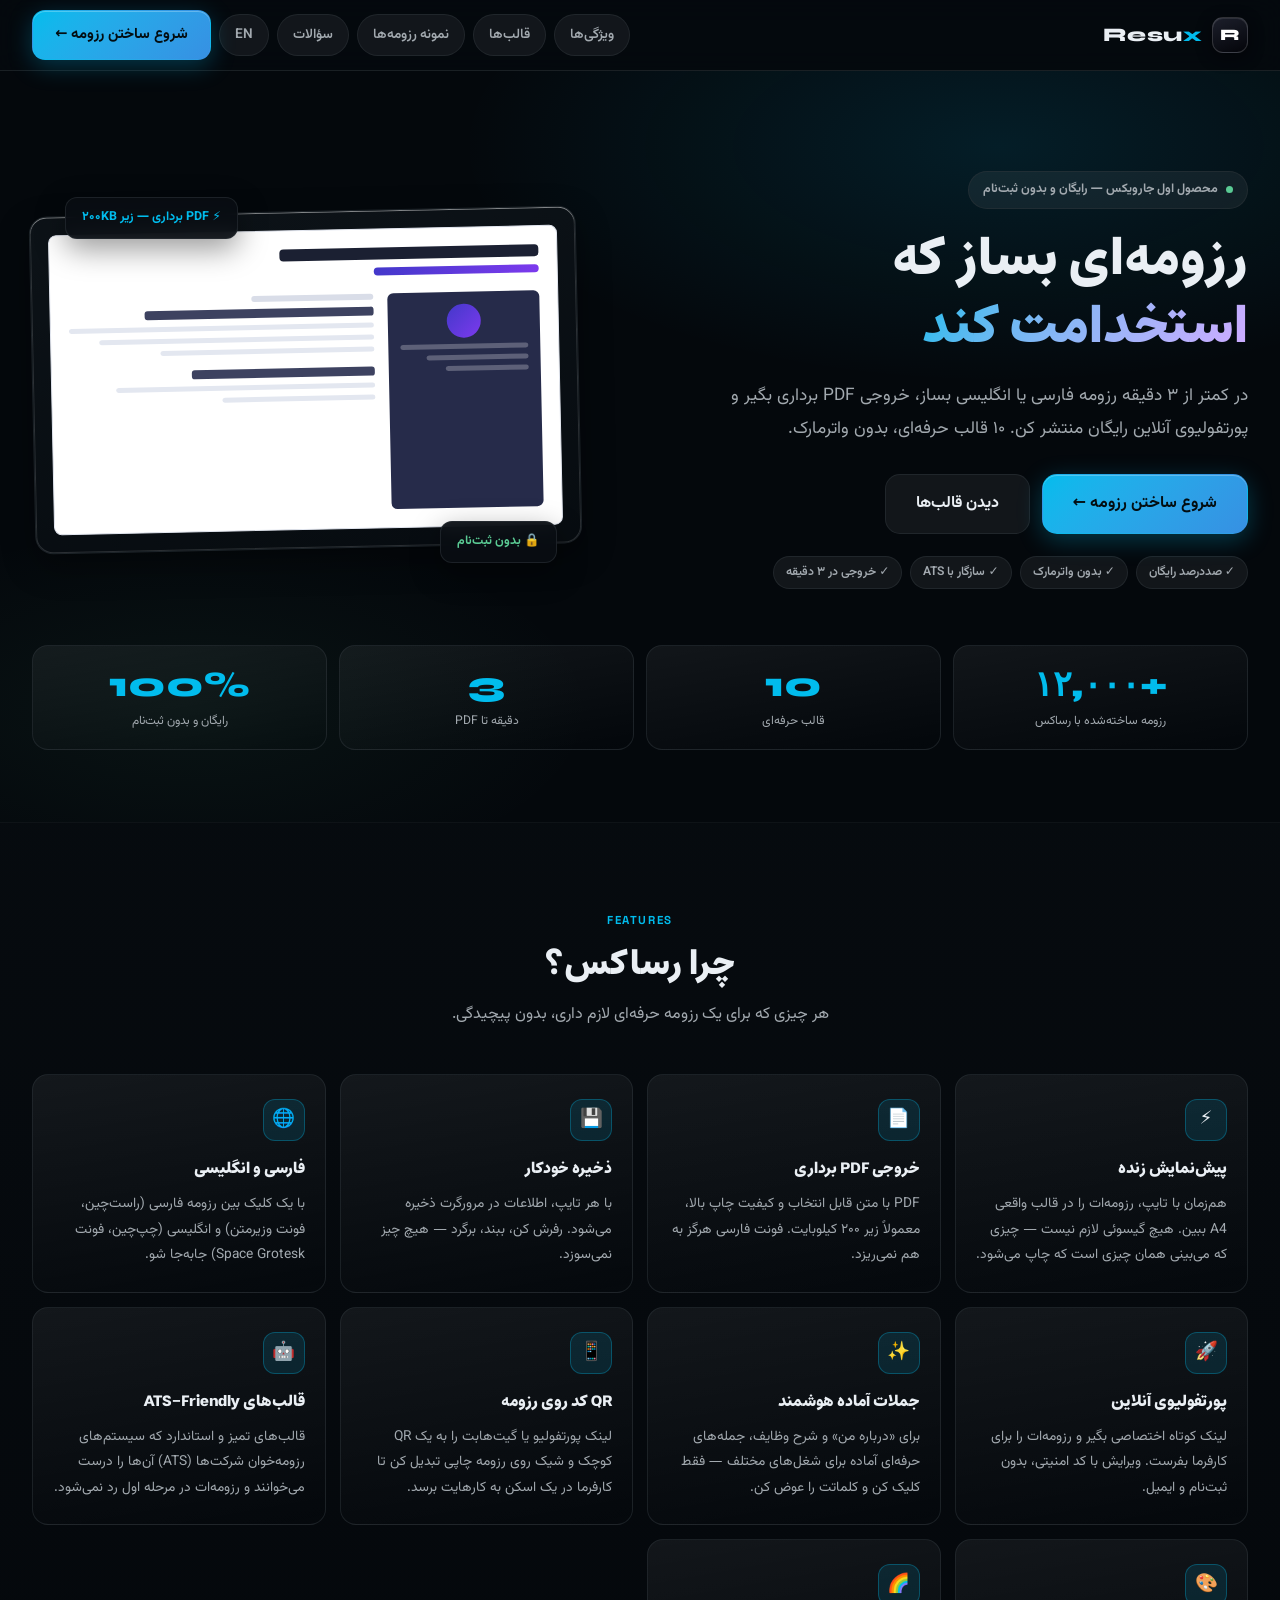
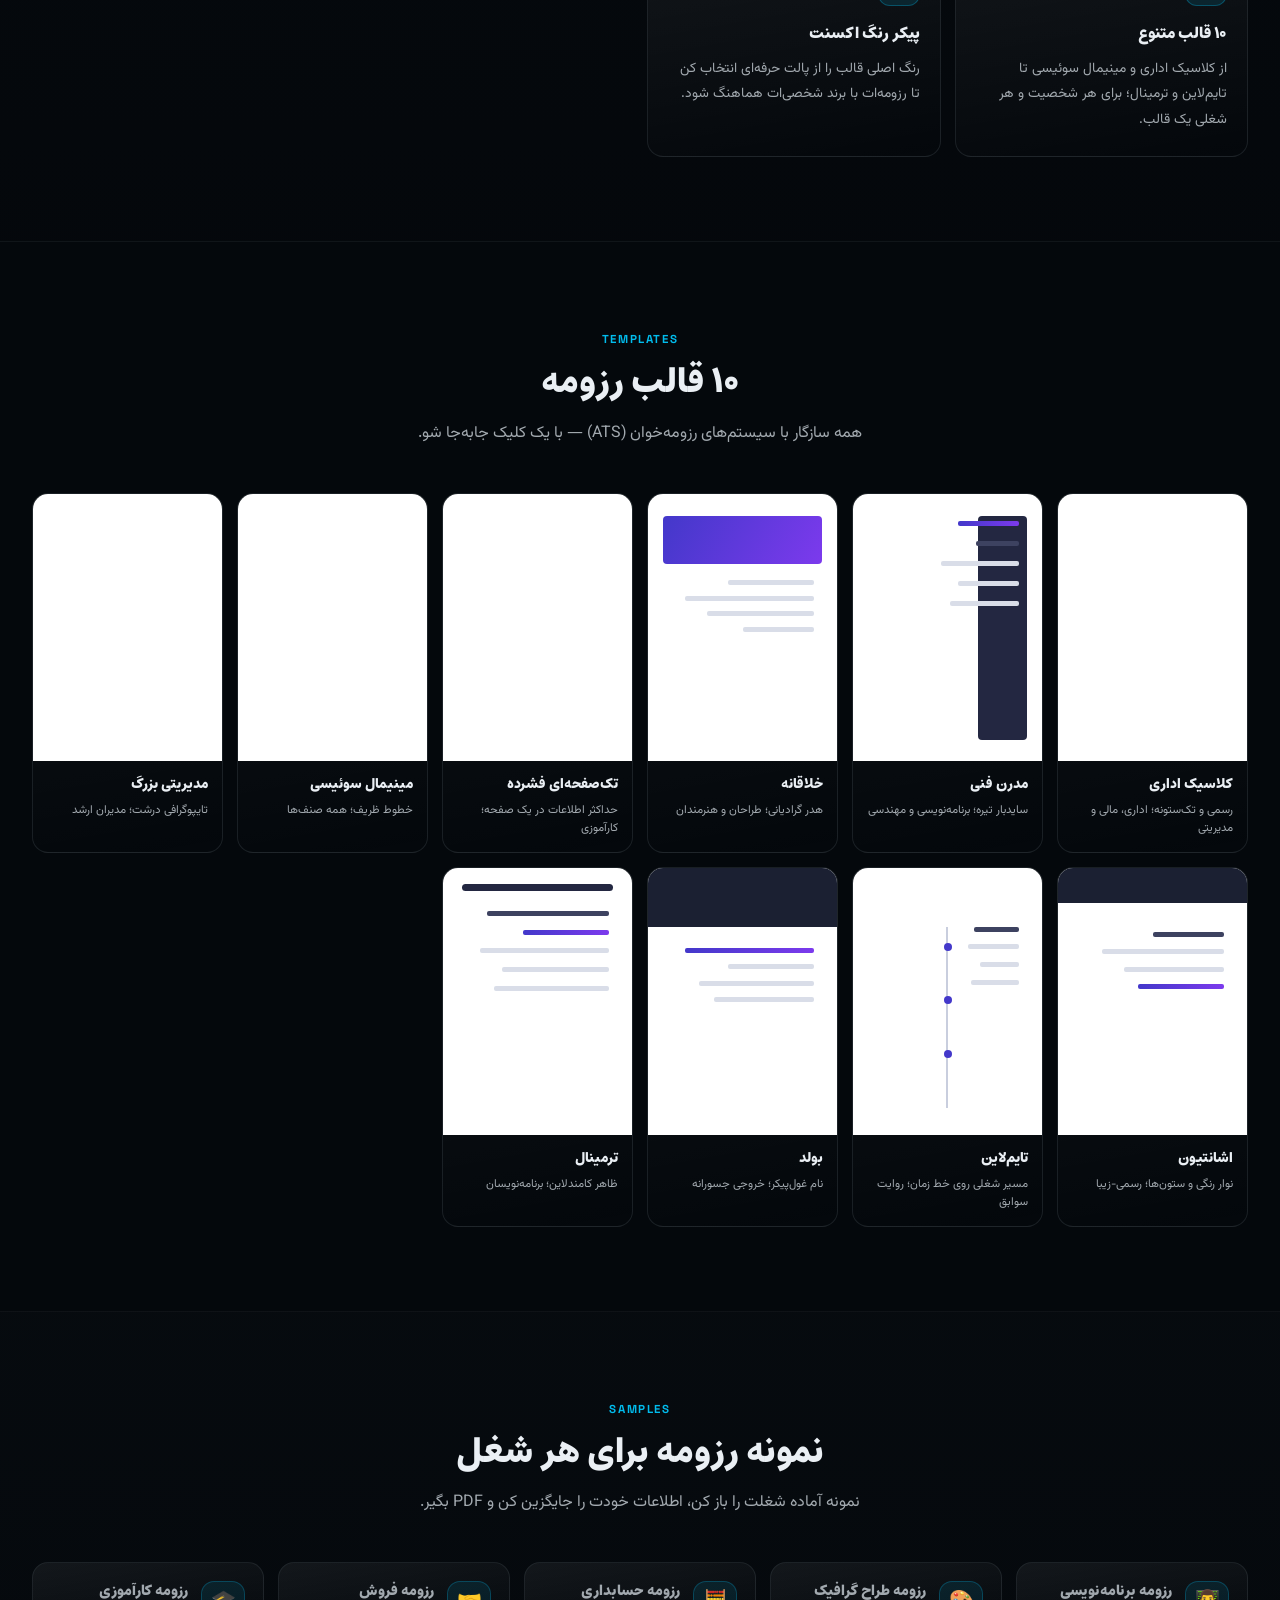
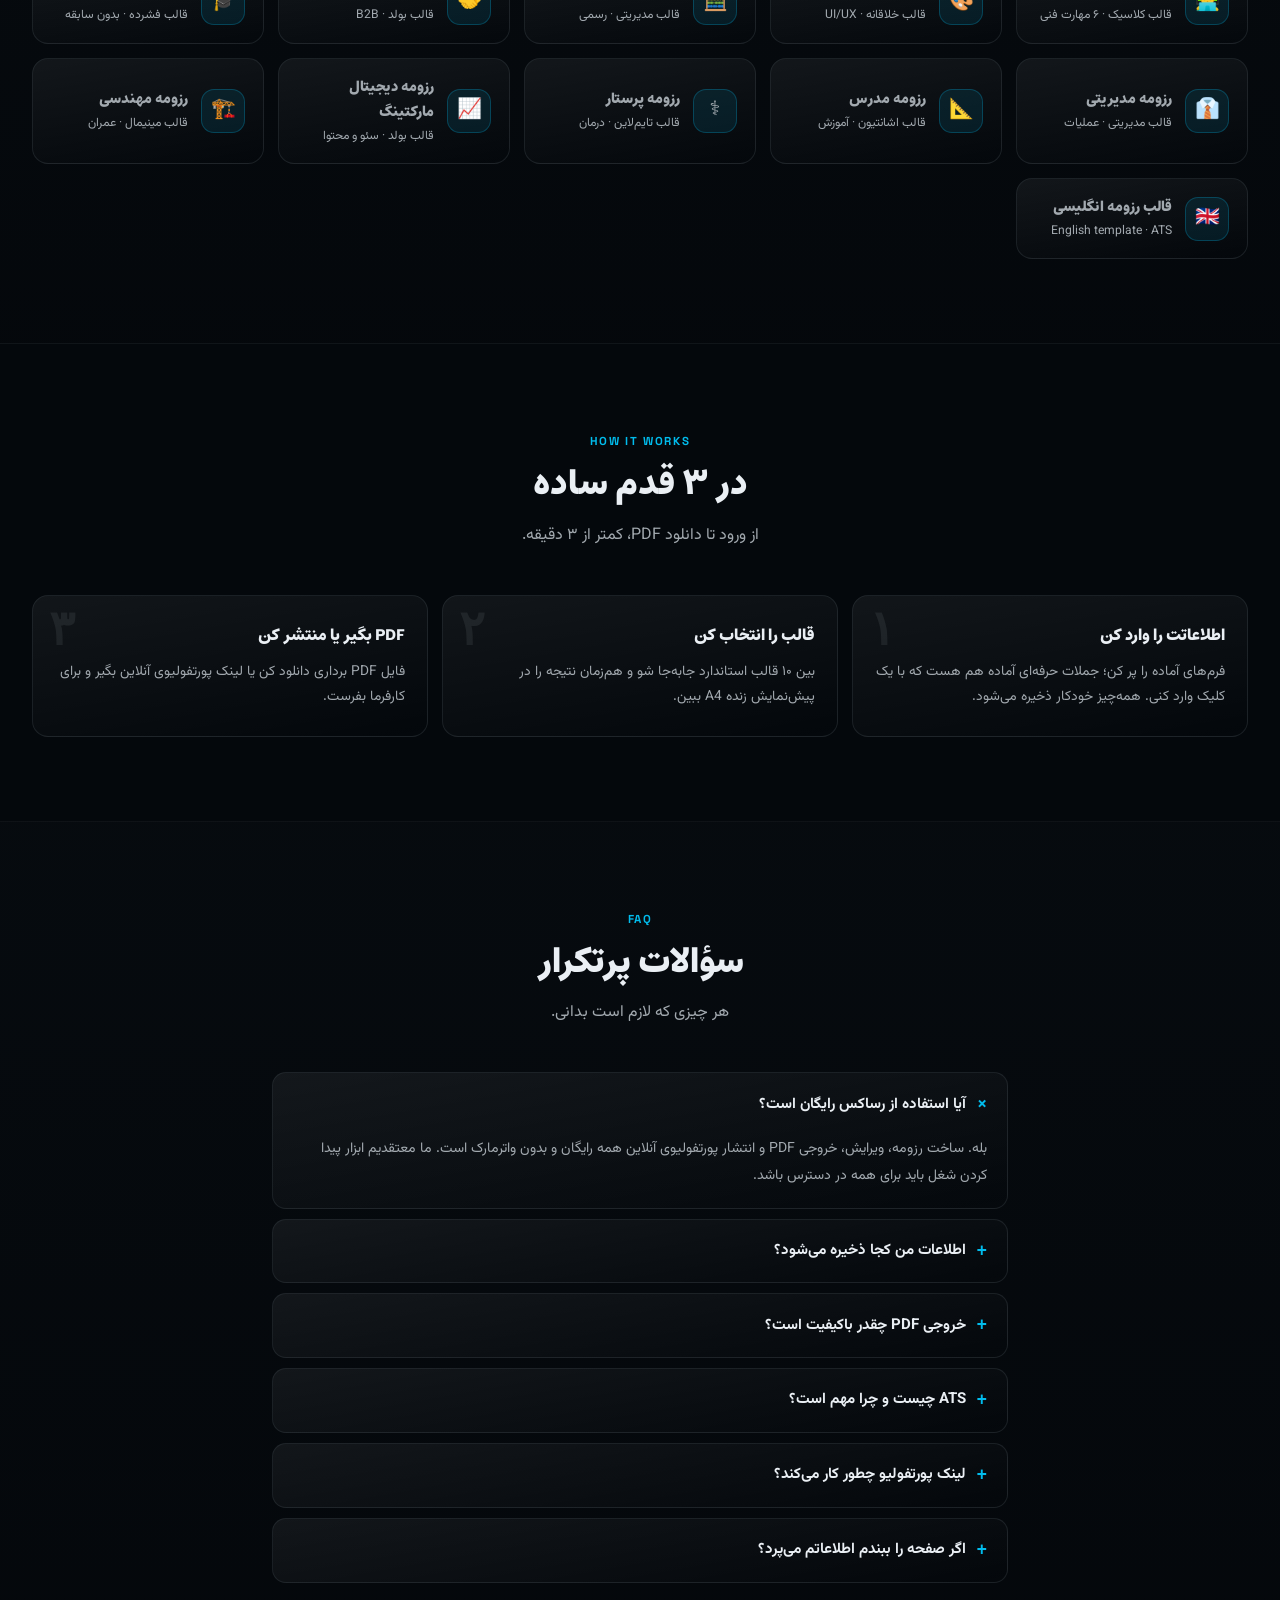
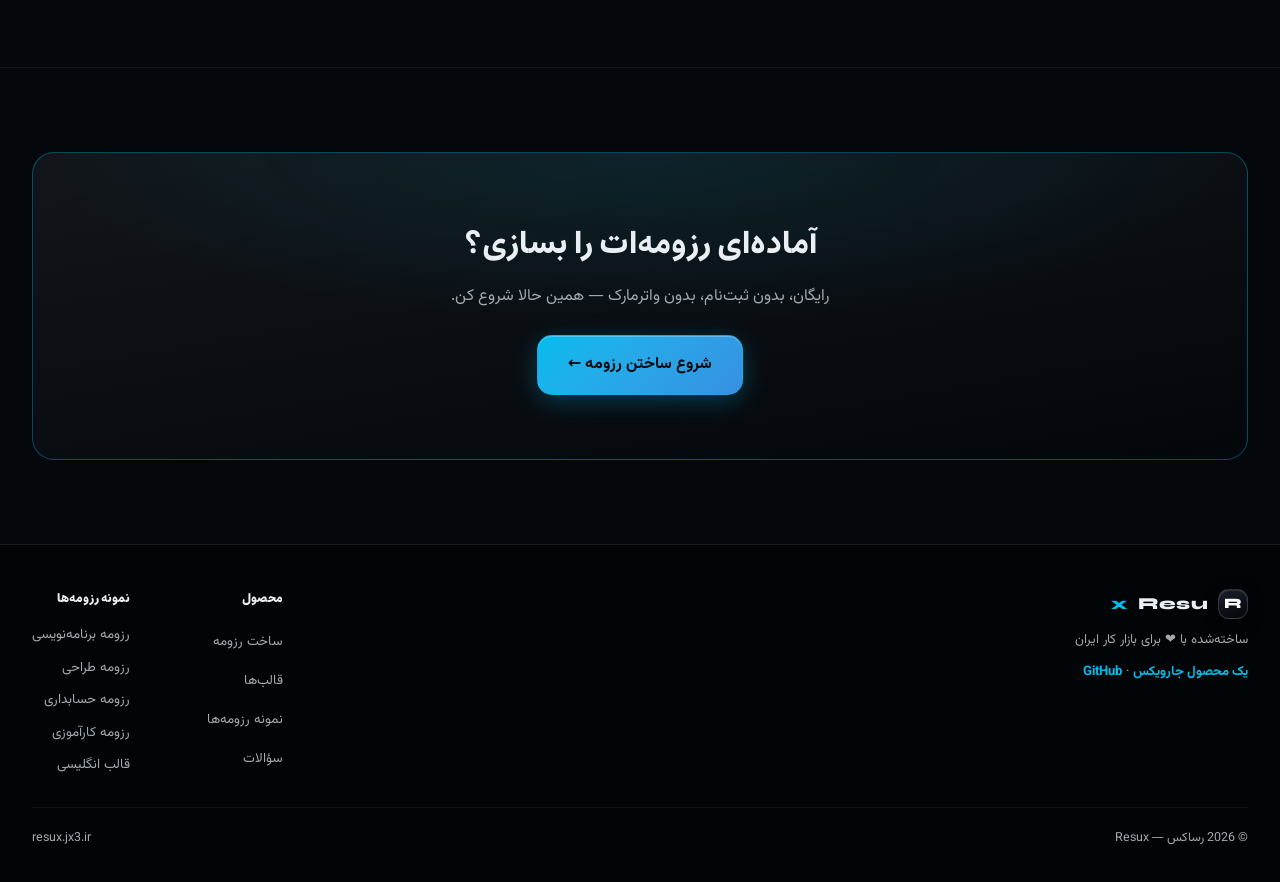
<file: index.html>
<!DOCTYPE html>
<html lang="fa" dir="rtl">
<head>
<meta charset="UTF-8">
<meta name="viewport" content="width=device-width, initial-scale=1">
<title>رزومه‌ساز آنلاین رایگان فارسی | ساخت رزومه حرفه‌ای PDF در ۳ دقیقه — رساکس</title>
<meta name="description" content="با رزومه‌ساز رساکس در کمتر از ۳ دقیقه رزومه فارسی یا انگلیسی حرفه‌ای بساز و PDF برداری باکیفیت بگیر. ۱۰ قالب استاندارد ATS-Friendly، پیش‌نمایش زنده، پورتفولیوی آنلاین رایگان. بدون ثبت‌نام و واترمارک.">
<meta name="keywords" content="رزومه ساز, رزومه ساز آنلاین, رزومه ساز رایگان, ساخت رزومه, رزومه فارسی, قالب رزومه, رزومه PDF, رزومه انگلیسی, نمونه رزومه, CV ساز, رزومه شغلی, رزومه برنامه نویسی, رزومه حسابداری, رزومه فروش">
<meta name="author" content="Resux">
<meta name="robots" content="index, follow, max-image-preview:large, max-snippet:-1, max-video-preview:-1">
<meta name="theme-color" content="#0b0d12">
<meta name="apple-mobile-web-app-capable" content="yes">
<meta name="format-detection" content="telephone=no">
<link rel="canonical" href="https://resux.jx3.ir/">
<link rel="alternate" hreflang="fa" href="https://resux.jx3.ir/">
<link rel="alternate" hreflang="en" href="https://resux.jx3.ir/en.html">
<link rel="alternate" hreflang="x-default" href="https://resux.jx3.ir/">

<meta property="og:type" content="website">
<meta property="og:site_name" content="رساکس — رزومه‌ساز آنلاین">
<meta property="og:locale" content="fa_IR">
<meta property="og:locale:alternate" content="en_US">
<meta property="og:title" content="رزومه‌ساز آنلاین رایگان فارسی | ساخت رزومه حرفه‌ای PDF در ۳ دقیقه — رساکس">
<meta property="og:description" content="با رزومه‌ساز رساکس در کمتر از ۳ دقیقه رزومه فارسی یا انگلیسی حرفه‌ای بساز و PDF برداری باکیفیت بگیر. ۱۰ قالب استاندارد ATS-Friendly، پیش‌نمایش زنده، پورتفولیوی آنلاین رایگان. بدون ثبت‌نام و واترمارک.">
<meta property="og:url" content="https://resux.jx3.ir/">
<meta property="og:image" content="https://resux.jx3.ir/assets/img/og-cover.png">
<meta property="og:image:width" content="1200">
<meta property="og:image:height" content="630">
<meta property="og:image:alt" content="رساکس — رزومه‌ساز آنلاین">
<meta name="twitter:card" content="summary_large_image">
<meta name="twitter:title" content="رزومه‌ساز آنلاین رایگان فارسی | ساخت رزومه حرفه‌ای PDF در ۳ دقیقه — رساکس">
<meta name="twitter:description" content="با رزومه‌ساز رساکس در کمتر از ۳ دقیقه رزومه فارسی یا انگلیسی حرفه‌ای بساز و PDF برداری باکیفیت بگیر. ۱۰ قالب استاندارد ATS-Friendly، پیش‌نمایش زنده، پورتفولیوی آنلاین رایگان. بدون ثبت‌نام و واترمارک.">
<meta name="twitter:image" content="https://resux.jx3.ir/assets/img/og-cover.png">

<link rel="icon" type="image/svg+xml" href="assets/img/favicon.svg">
<link rel="apple-touch-icon" href="assets/img/icon-192.png">
<link rel="manifest" href="manifest.webmanifest">
<link rel="preload" href="assets/fonts/Vazirmatn-VF.woff2" as="font" type="font/woff2" crossorigin>
<link rel="preload" href="assets/fonts/Estedad-VF.woff2" as="font" type="font/woff2" crossorigin>
<link rel="stylesheet" href="assets/css/main.css">
<script type="application/ld+json">
{
  "@context": "https://schema.org",
  "@graph": [
    {
      "@type": "WebSite",
      "@id": "https://resux.jx3.ir/#website",
      "url": "https://resux.jx3.ir/",
      "name": "رساکس — رزومه‌ساز آنلاین",
      "alternateName": "Resux Resume Builder",
      "description": "با رزومه‌ساز رساکس در کمتر از ۳ دقیقه رزومه فارسی یا انگلیسی حرفه‌ای بساز و PDF برداری باکیفیت بگیر. ۱۰ قالب استاندارد ATS-Friendly، پیش‌نمایش زنده، پورتفولیوی آنلاین رایگان. بدون ثبت‌نام و واترمارک.",
      "inLanguage": "fa-IR",
      "publisher": {
        "@id": "https://resux.jx3.ir/#org"
      }
    },
    {
      "@type": "Organization",
      "@id": "https://resux.jx3.ir/#org",
      "name": "Resux — رساکس",
      "url": "https://resux.jx3.ir/",
      "logo": "https://resux.jx3.ir/assets/img/icon-512.png",
      "parentOrganization": {
        "@type": "Organization",
        "name": "Jarvixxx",
        "url": "https://jx3.ir/"
      }
    },
    {
      "@type": "SoftwareApplication",
      "name": "رساکس — رزومه‌ساز آنلاین",
      "applicationCategory": "BusinessApplication",
      "operatingSystem": "Web",
      "url": "https://resux.jx3.ir/",
      "description": "با رزومه‌ساز رساکس در کمتر از ۳ دقیقه رزومه فارسی یا انگلیسی حرفه‌ای بساز و PDF برداری باکیفیت بگیر. ۱۰ قالب استاندارد ATS-Friendly، پیش‌نمایش زنده، پورتفولیوی آنلاین رایگان. بدون ثبت‌نام و واترمارک.",
      "featureList": "پیش‌نمایش زنده, خروجی PDF برداری, ۱۰ قالب ATS-Friendly, پیکر رنگ اکسنت, پورتفولیوی آنلاین, ذخیره خودکار, فارسی و انگلیسی, QR کد, جملات آماده هوشمند",
      "inLanguage": "fa-IR",
      "offers": {
        "@type": "Offer",
        "price": "0",
        "priceCurrency": "IRR"
      },
      "aggregateRating": {
        "@type": "AggregateRating",
        "ratingValue": "4.8",
        "ratingCount": "127"
      }
    },
    {
      "@type": "FAQPage",
      "mainEntity": [
        {
          "@type": "Question",
          "name": "آیا استفاده از رساکس رایگان است؟",
          "acceptedAnswer": {
            "@type": "Answer",
            "text": "بله. ساخت رزومه، ویرایش، خروجی PDF و انتشار پورتفولیوی آنلاین همه رایگان و بدون واترمارک است. ما معتقدیم ابزار پیدا کردن شغل باید برای همه در دسترس باشد."
          }
        },
        {
          "@type": "Question",
          "name": "اطلاعات من کجا ذخیره می‌شود؟",
          "acceptedAnswer": {
            "@type": "Answer",
            "text": "رزومه‌ات فقط در مرورگر خودت (localStorage) ذخیره می‌شود. اگر پورتفولیو منتشر کنی، فقط برای نمایش آن لینک روی سرور ذخیره می‌شود. هیچ ایمیلی نمی‌خواهیم، هیچ ثبت‌نامی نیست."
          }
        },
        {
          "@type": "Question",
          "name": "خروجی PDF چقدر باکیفیت است؟",
          "acceptedAnswer": {
            "@type": "Answer",
            "text": "PDF خروجی کاملاً برداری است؛ یعنی متن قابل انتخاب و جستجو است، در هر زومی واضح می‌ماند و حجمش معمولاً زیر ۲۰۰ کیلوبایت است. برای چاپ و ارسال ایمیل ایده‌آل است."
          }
        },
        {
          "@type": "Question",
          "name": "ATS چیست و چرا مهم است؟",
          "acceptedAnswer": {
            "@type": "Answer",
            "text": "ATS (Applicant Tracking System) نرم‌افزاری است که شرکت‌ها رزومه‌ها را اول با آن اسکن می‌کنند. قالب‌های ما ساده و استاندارد هستند تا این سیستم‌ها متن را درست بخوانند و رزومه‌ات رد نشود."
          }
        },
        {
          "@type": "Question",
          "name": "لینک پورتفولیو چطور کار می‌کند؟",
          "acceptedAnswer": {
            "@type": "Answer",
            "text": "با کلیک روی «انتشار آنلاین» یک لینک کوتاه می‌گیری (مثل resux.jx3.ir/u/abc123) به‌همراه یک کد ویرایش اختصاصی. با همان کد هر وقت بخواهی رزومه‌ات را ویرایش کنی. لینک‌هایی که ۶ ماه بازدید نشوند خودکار پاک می‌شوند."
          }
        },
        {
          "@type": "Question",
          "name": "اگر صفحه را ببندم اطلاعاتم می‌پرد؟",
          "acceptedAnswer": {
            "@type": "Answer",
            "text": "نه. با هر حرف که تایپ می‌کنی، همه‌چیز خودکار در مرورگر ذخیره می‌شود. به‌علاوه می‌توانی فایل پشتیبان JSON بگیری و هر وقت خواستی دوباره آپلود و ادامه بدهی."
          }
        }
      ]
    },
    {
      "@type": "BreadcrumbList",
      "itemListElement": [
        {
          "@type": "ListItem",
          "position": 1,
          "name": "صفحه اصلی",
          "item": "https://resux.jx3.ir/"
        }
      ]
    }
  ]
}
</script>
</head>
<body>

<a class="skip-link" href="#main">پرش به محتوای اصلی</a>

<header class="topbar">
  <div class="container topbar-inner">
    <a class="logo" href="/" aria-label="Resux">
      <span class="logo-mark">R</span>
      <span>Resu<em>x</em></span>
    </a>
    <nav class="topbar-actions">
      <a class="chip" href="#features">ویژگی‌ها</a>
      <a class="chip" href="#templates">قالب‌ها</a>
      <a class="chip" href="#samples">نمونه رزومه‌ها</a>
      <a class="chip" href="#faq">سؤالات</a>
      <a class="chip" href="en.html" hreflang="en" rel="alternate">EN</a>
      <a class="btn btn-primary" href="editor.html">شروع ساختن رزومه ←</a>
    </nav>
  </div>
</header>

<main id="main">

<section class="hero">
  <div class="container hero-grid">
    <div>
      <span class="hero-kicker">محصول اول جارویکس — رایگان و بدون ثبت‌نام</span>
      <h1>رزومه‌ای بساز که <span class="grad">استخدامت کند</span></h1>
      <p class="lead">در کمتر از ۳ دقیقه رزومه فارسی یا انگلیسی بساز، خروجی PDF برداری بگیر و پورتفولیوی آنلاین رایگان منتشر کن. ۱۰ قالب حرفه‌ای، بدون واترمارک.</p>
      <div class="hero-cta">
        <a class="btn btn-primary btn-lg" href="editor.html">شروع ساختن رزومه ←</a>
        <a class="btn btn-ghost btn-lg" href="#templates">دیدن قالب‌ها</a>
      </div>
      <div class="hero-badges"><span class="badge">✓ صددرصد رایگان</span><span class="badge">✓ بدون واترمارک</span><span class="badge">✓ سازگار با ATS</span><span class="badge">✓ خروجی در ۳ دقیقه</span></div>
    </div>
    <div class="hero-visual" aria-hidden="true">
      <div class="hero-card">
        <div style="background:#fff;border:1px solid #e3e7f0;border-radius:8px;padding:18px;min-height:300px;display:flex;flex-direction:column;gap:8px">
          <div style="height:12px;width:55%;background:#1b2032;border-radius:4px"></div>
          <div style="height:8px;width:35%;background:linear-gradient(90deg,#4338ca,#7c3aed);border-radius:4px"></div>
          <div style="flex:1;display:grid;grid-template-columns:1fr 2fr;gap:14px;margin-top:10px">
            <div style="background:#262b4a;border-radius:6px;display:flex;flex-direction:column;gap:6px;padding:12px">
              <div style="width:34px;height:34px;border-radius:50%;background:linear-gradient(135deg,#4338ca,#7c3aed);margin:0 auto"></div>
              <div style="height:5px;background:rgba(255,255,255,.25);border-radius:3px"></div>
              <div style="height:5px;background:rgba(255,255,255,.25);border-radius:3px;width:80%"></div>
              <div style="height:5px;background:rgba(255,255,255,.25);border-radius:3px;width:65%"></div>
            </div>
            <div style="display:flex;flex-direction:column;gap:7px">
              <div style="height:6px;background:#d9dde8;border-radius:3px;width:40%"></div>
              <div style="height:9px;background:#3d4260;border-radius:3px;width:75%"></div>
              <div style="height:5px;background:#e3e7f0;border-radius:3px"></div>
              <div style="height:5px;background:#e3e7f0;border-radius:3px;width:90%"></div>
              <div style="height:5px;background:#e3e7f0;border-radius:3px;width:70%"></div>
              <div style="height:9px;background:#3d4260;border-radius:3px;width:60%;margin-top:8px"></div>
              <div style="height:5px;background:#e3e7f0;border-radius:3px;width:85%"></div>
              <div style="height:5px;background:#e3e7f0;border-radius:3px;width:50%"></div>
            </div>
          </div>
        </div>
      </div>
      <div class="hero-float f1">⚡ PDF برداری — زیر ۲۰۰KB</div>
      <div class="hero-float f2">🔒 بدون ثبت‌نام</div>
    </div>
  </div>
  <div class="container">
    <div class="hero-stats">
      <div class="stat"><div class="num">۱۲,۰۰۰+</div><div class="lbl">رزومه ساخته‌شده با رساکس</div></div>
      <div class="stat"><div class="num">10</div><div class="lbl">قالب حرفه‌ای</div></div>
      <div class="stat"><div class="num">3</div><div class="lbl">دقیقه تا PDF</div></div>
      <div class="stat"><div class="num">100%</div><div class="lbl">رایگان و بدون ثبت‌نام</div></div></div>
  </div>
</section>

<section class="section section-alt" id="features">
  <div class="container">
    <div class="section-head center">
      <span class="section-kicker">FEATURES</span>
      <h2>چرا رساکس؟</h2>
      <p>هر چیزی که برای یک رزومه حرفه‌ای لازم داری، بدون پیچیدگی.</p>
    </div>
    <div class="features-grid">
      <div class="feature"><div class="ico">⚡</div><h3>پیش‌نمایش زنده</h3><p>هم‌زمان با تایپ، رزومه‌ات را در قالب واقعی A4 ببین. هیچ گیسوئی لازم نیست — چیزی که می‌بینی همان چیزی است که چاپ می‌شود.</p></div>
      <div class="feature"><div class="ico">📄</div><h3>خروجی PDF برداری</h3><p>PDF با متن قابل انتخاب و کیفیت چاپ بالا، معمولاً زیر ۲۰۰ کیلوبایت. فونت فارسی هرگز به هم نمی‌ریزد.</p></div>
      <div class="feature"><div class="ico">💾</div><h3>ذخیره خودکار</h3><p>با هر تایپ، اطلاعات در مرورگرت ذخیره می‌شود. رفرش کن، ببند، برگرد — هیچ چیز نمی‌سوزد.</p></div>
      <div class="feature"><div class="ico">🌐</div><h3>فارسی و انگلیسی</h3><p>با یک کلیک بین رزومه فارسی (راست‌چین، فونت وزیرمتن) و انگلیسی (چپ‌چین، فونت Space Grotesk) جابه‌جا شو.</p></div>
      <div class="feature"><div class="ico">🚀</div><h3>پورتفولیوی آنلاین</h3><p>لینک کوتاه اختصاصی بگیر و رزومه‌ات را برای کارفرما بفرست. ویرایش با کد امنیتی، بدون ثبت‌نام و ایمیل.</p></div>
      <div class="feature"><div class="ico">✨</div><h3>جملات آماده هوشمند</h3><p>برای «درباره من» و شرح وظایف، جمله‌های حرفه‌ای آماده برای شغل‌های مختلف — فقط کلیک کن و کلماتت را عوض کن.</p></div>
      <div class="feature"><div class="ico">📱</div><h3>QR کد روی رزومه</h3><p>لینک پورتفولیو یا گیت‌هابت را به یک QR کوچک و شیک روی رزومه چاپی تبدیل کن تا کارفرما در یک اسکن به کارهایت برسد.</p></div>
      <div class="feature"><div class="ico">🤖</div><h3>قالب‌های ATS-Friendly</h3><p>قالب‌های تمیز و استاندارد که سیستم‌های رزومه‌خوان شرکت‌ها (ATS) آن‌ها را درست می‌خوانند و رزومه‌ات در مرحله اول رد نمی‌شود.</p></div>
      <div class="feature"><div class="ico">🎨</div><h3>۱۰ قالب متنوع</h3><p>از کلاسیک اداری و مینیمال سوئیسی تا تایم‌لاین و ترمینال؛ برای هر شخصیت و هر شغلی یک قالب.</p></div>
      <div class="feature"><div class="ico">🌈</div><h3>پیکر رنگ اکسنت</h3><p>رنگ اصلی قالب را از پالت حرفه‌ای انتخاب کن تا رزومه‌ات با برند شخصی‌ات هماهنگ شود.</p></div></div>
  </div>
</section>

<section class="section" id="templates">
  <div class="container">
    <div class="section-head center">
      <span class="section-kicker">TEMPLATES</span>
      <h2>۱۰ قالب رزومه</h2>
      <p>همه سازگار با سیستم‌های رزومه‌خوان (ATS) — با یک کلیک جابه‌جا شو.</p>
    </div>
    <div class="templates-grid">
      <a class="tpl-card" href="editor.html?template=classic">
        <div class="tpl-thumb"><div class="ln dark" style="width:55%"></div><div class="ln brand" style="width:35%"></div><div class="ln " style="width:90%"></div><div class="ln " style="width:75%"></div><div class="ln " style="width:85%"></div><div class="ln " style="width:60%"></div></div>
        <div class="tpl-body"><strong>کلاسیک اداری</strong><span>رسمی و تک‌ستونه؛ اداری، مالی و مدیریتی</span></div>
      </a>
      <a class="tpl-card" href="editor.html?template=modern">
        <div class="tpl-thumb"><div class="sidebar"></div><div class="mini" style="inset:10% 12% 10% 42%"><div class="ln brand" style="width:70%"></div><div class="ln dark" style="width:50%"></div><div class="ln " style="width:90%"></div><div class="ln " style="width:70%"></div><div class="ln " style="width:80%"></div></div></div>
        <div class="tpl-body"><strong>مدرن فنی</strong><span>سایدبار تیره؛ برنامه‌نویسی و مهندسی</span></div>
      </a>
      <a class="tpl-card" href="editor.html?template=creative">
        <div class="tpl-thumb"><div class="topband"></div><div class="mini" style="inset:32% 12% 10%"><div class="ln " style="width:60%"></div><div class="ln " style="width:90%"></div><div class="ln " style="width:75%"></div><div class="ln " style="width:50%"></div></div></div>
        <div class="tpl-body"><strong>خلاقانه</strong><span>هدر گرادیانی؛ طراحان و هنرمندان</span></div>
      </a>
      <a class="tpl-card" href="editor.html?template=compact">
        <div class="tpl-thumb"><div class="ln dark" style="width:45%"></div><div class="ln " style="width:70%"></div><div class="ln " style="width:80%"></div><div class="ln " style="width:90%"></div><div class="ln " style="width:60%"></div><div class="ln " style="width:75%"></div></div>
        <div class="tpl-body"><strong>تک‌صفحه‌ای فشرده</strong><span>حداکثر اطلاعات در یک صفحه؛ کارآموزی</span></div>
      </a>
      <a class="tpl-card" href="editor.html?template=minimal">
        <div class="tpl-thumb"><div class="ln serif" style="width:85%"></div><div class="ln " style="width:60%"></div><div class="ln " style="width:90%"></div><div class="ln " style="width:75%"></div><div class="ln " style="width:40%"></div></div>
        <div class="tpl-body"><strong>مینیمال سوئیسی</strong><span>خطوط ظریف؛ همه صنف‌ها</span></div>
      </a>
      <a class="tpl-card" href="editor.html?template=executive">
        <div class="tpl-thumb"><div class="ln serif" style="width:75%"></div><div class="ln dark" style="width:45%"></div><div class="ln " style="width:90%"></div><div class="ln " style="width:85%"></div><div class="ln " style="width:65%"></div></div>
        <div class="tpl-body"><strong>مدیریتی بزرگ</strong><span>تایپوگرافی درشت؛ مدیران ارشد</span></div>
      </a>
      <a class="tpl-card" href="editor.html?template=elegant">
        <div class="tpl-thumb"><div class="band"></div><div class="mini" style="inset:24% 12% 10%"><div class="ln dark" style="width:50%"></div><div class="ln " style="width:85%"></div><div class="ln " style="width:70%"></div><div class="ln brand" style="width:60%"></div></div></div>
        <div class="tpl-body"><strong>اشانتیون</strong><span>نوار رنگی و ستون‌ها؛ رسمی-زیبا</span></div>
      </a>
      <a class="tpl-card" href="editor.html?template=timeline">
        <div class="tpl-thumb"><div class="tl-line"></div><div class="tl-dot" style="top:28%"></div><div class="tl-dot" style="top:48%"></div><div class="tl-dot" style="top:68%"></div><div class="mini" style="inset:22% 12% 10% 58%"><div class="ln dark" style="width:80%"></div><div class="ln " style="width:90%"></div><div class="ln " style="width:70%"></div><div class="ln " style="width:85%"></div></div></div>
        <div class="tpl-body"><strong>تایم‌لاین</strong><span>مسیر شغلی روی خط زمان؛ روایت سوابق</span></div>
      </a>
      <a class="tpl-card" href="editor.html?template=bold">
        <div class="tpl-thumb"><div class="band" style="height:22%"></div><div class="mini" style="inset:30% 12% 10%"><div class="ln brand" style="width:90%"></div><div class="ln " style="width:60%"></div><div class="ln " style="width:80%"></div><div class="ln " style="width:70%"></div></div></div>
        <div class="tpl-body"><strong>بولد</strong><span>نام غول‌پیکر؛ خروجی جسورانه</span></div>
      </a>
      <a class="tpl-card" href="editor.html?template=terminal">
        <div class="tpl-thumb"><div class="tm-bar"></div><div class="mini" style="inset:16% 12% 10%"><div class="ln dark" style="width:85%"></div><div class="ln brand" style="width:60%"></div><div class="ln " style="width:90%"></div><div class="ln " style="width:75%"></div><div class="ln " style="width:80%"></div></div></div>
        <div class="tpl-body"><strong>ترمینال</strong><span>ظاهر کامندلاین؛ برنامه‌نویسان</span></div>
      </a></div>
  </div>
</section>

<section class="section section-alt" id="samples">
  <div class="container">
    <div class="section-head center">
      <span class="section-kicker">SAMPLES</span>
      <h2>نمونه رزومه برای هر شغل</h2>
      <p>نمونه آماده شغلت را باز کن، اطلاعات خودت را جایگزین کن و PDF بگیر.</p>
    </div>
    <div class="samples-grid">
      <a class="sample-card" href="resume/developer.html">
        <span class="sc-ico" aria-hidden="true">👨‍💻</span>
        <span><strong>رزومه برنامه‌نویسی</strong><span>قالب کلاسیک · ۶ مهارت فنی</span></span>
      </a>
      <a class="sample-card" href="resume/designer.html">
        <span class="sc-ico" aria-hidden="true">🎨</span>
        <span><strong>رزومه طراح گرافیک</strong><span>قالب خلاقانه · UI/UX</span></span>
      </a>
      <a class="sample-card" href="resume/accountant.html">
        <span class="sc-ico" aria-hidden="true">🧮</span>
        <span><strong>رزومه حسابداری</strong><span>قالب مدیریتی · رسمی</span></span>
      </a>
      <a class="sample-card" href="resume/sales.html">
        <span class="sc-ico" aria-hidden="true">🤝</span>
        <span><strong>رزومه فروش</strong><span>قالب بولد · B2B</span></span>
      </a>
      <a class="sample-card" href="resume/intern.html">
        <span class="sc-ico" aria-hidden="true">🎓</span>
        <span><strong>رزومه کارآموزی</strong><span>قالب فشرده · بدون سابقه</span></span>
      </a>
      <a class="sample-card" href="resume/manager.html">
        <span class="sc-ico" aria-hidden="true">👔</span>
        <span><strong>رزومه مدیریتی</strong><span>قالب مدیریتی · عملیات</span></span>
      </a>
      <a class="sample-card" href="resume/teacher.html">
        <span class="sc-ico" aria-hidden="true">📐</span>
        <span><strong>رزومه مدرس</strong><span>قالب اشانتیون · آموزش</span></span>
      </a>
      <a class="sample-card" href="resume/nurse.html">
        <span class="sc-ico" aria-hidden="true">⚕️</span>
        <span><strong>رزومه پرستار</strong><span>قالب تایم‌لاین · درمان</span></span>
      </a>
      <a class="sample-card" href="resume/marketer.html">
        <span class="sc-ico" aria-hidden="true">📈</span>
        <span><strong>رزومه دیجیتال مارکتینگ</strong><span>قالب بولد · سئو و محتوا</span></span>
      </a>
      <a class="sample-card" href="resume/engineer.html">
        <span class="sc-ico" aria-hidden="true">🏗️</span>
        <span><strong>رزومه مهندسی</strong><span>قالب مینیمال · عمران</span></span>
      </a>
      <a class="sample-card" href="resume/english.html">
        <span class="sc-ico" aria-hidden="true">🇬🇧</span>
        <span><strong>قالب رزومه انگلیسی</strong><span>English template · ATS</span></span>
      </a></div>
  </div>
</section>

<section class="section" id="how">
  <div class="container">
    <div class="section-head center">
      <span class="section-kicker">HOW IT WORKS</span>
      <h2>در ۳ قدم ساده</h2>
      <p>از ورود تا دانلود PDF، کمتر از ۳ دقیقه.</p>
    </div>
    <div class="steps-grid">
      <div class="step-card"><span class="n" aria-hidden="true">۱</span><h3>اطلاعاتت را وارد کن</h3><p>فرم‌های آماده را پر کن؛ جملات حرفه‌ای آماده هم هست که با یک کلیک وارد کنی. همه‌چیز خودکار ذخیره می‌شود.</p></div>
      <div class="step-card"><span class="n" aria-hidden="true">۲</span><h3>قالب را انتخاب کن</h3><p>بین ۱۰ قالب استاندارد جابه‌جا شو و هم‌زمان نتیجه را در پیش‌نمایش زنده A4 ببین.</p></div>
      <div class="step-card"><span class="n" aria-hidden="true">۳</span><h3>PDF بگیر یا منتشر کن</h3><p>فایل PDF برداری دانلود کن یا لینک پورتفولیوی آنلاین بگیر و برای کارفرما بفرست.</p></div></div>
  </div>
</section>

<section class="section section-alt" id="faq">
  <div class="container">
    <div class="section-head center">
      <span class="section-kicker">FAQ</span>
      <h2>سؤالات پرتکرار</h2>
      <p>هر چیزی که لازم است بدانی.</p>
    </div>
    <div class="faq-list" style="margin-inline:auto"><details class="faq" open><summary>آیا استفاده از رساکس رایگان است؟</summary><div class="faq-body">بله. ساخت رزومه، ویرایش، خروجی PDF و انتشار پورتفولیوی آنلاین همه رایگان و بدون واترمارک است. ما معتقدیم ابزار پیدا کردن شغل باید برای همه در دسترس باشد.</div></details><details class="faq"><summary>اطلاعات من کجا ذخیره می‌شود؟</summary><div class="faq-body">رزومه‌ات فقط در مرورگر خودت (localStorage) ذخیره می‌شود. اگر پورتفولیو منتشر کنی، فقط برای نمایش آن لینک روی سرور ذخیره می‌شود. هیچ ایمیلی نمی‌خواهیم، هیچ ثبت‌نامی نیست.</div></details><details class="faq"><summary>خروجی PDF چقدر باکیفیت است؟</summary><div class="faq-body">PDF خروجی کاملاً برداری است؛ یعنی متن قابل انتخاب و جستجو است، در هر زومی واضح می‌ماند و حجمش معمولاً زیر ۲۰۰ کیلوبایت است. برای چاپ و ارسال ایمیل ایده‌آل است.</div></details><details class="faq"><summary>ATS چیست و چرا مهم است؟</summary><div class="faq-body">ATS (Applicant Tracking System) نرم‌افزاری است که شرکت‌ها رزومه‌ها را اول با آن اسکن می‌کنند. قالب‌های ما ساده و استاندارد هستند تا این سیستم‌ها متن را درست بخوانند و رزومه‌ات رد نشود.</div></details><details class="faq"><summary>لینک پورتفولیو چطور کار می‌کند؟</summary><div class="faq-body">با کلیک روی «انتشار آنلاین» یک لینک کوتاه می‌گیری (مثل resux.jx3.ir/u/abc123) به‌همراه یک کد ویرایش اختصاصی. با همان کد هر وقت بخواهی رزومه‌ات را ویرایش کنی. لینک‌هایی که ۶ ماه بازدید نشوند خودکار پاک می‌شوند.</div></details><details class="faq"><summary>اگر صفحه را ببندم اطلاعاتم می‌پرد؟</summary><div class="faq-body">نه. با هر حرف که تایپ می‌کنی، همه‌چیز خودکار در مرورگر ذخیره می‌شود. به‌علاوه می‌توانی فایل پشتیبان JSON بگیری و هر وقت خواستی دوباره آپلود و ادامه بدهی.</div></details></div>
  </div>
</section>

<section class="section">
  <div class="container">
    <div class="cta-box">
      <h2 style="font-family:var(--font-display);font-size:clamp(1.4rem,3vw,2rem);margin-bottom:10px">آماده‌ای رزومه‌ات را بسازی؟</h2>
      <p style="color:var(--muted);margin-bottom:24px">رایگان، بدون ثبت‌نام، بدون واترمارک — همین حالا شروع کن.</p>
      <a class="btn btn-primary btn-lg" href="editor.html">شروع ساختن رزومه ←</a>
    </div>
  </div>
</section>

</main>

<footer class="site-footer">
  <div class="container">
    <div class="footer-inner">
      <div>
        <a class="logo" href="/" style="font-size:1.05rem">
          <span class="logo-mark" style="width:30px;height:30px;font-size:.9rem">R</span> Resu<em>x</em>
        </a>
        <div class="footer-note">ساخته‌شده با ❤ برای بازار کار ایران</div>
        <div class="footer-note"><a href="https://jx3.ir/" target="_blank" rel="noopener">یک محصول جارویکس</a> · <a href="https://github.com/Daronely/resux" target="_blank" rel="noopener" dir="ltr">GitHub</a></div>
      </div>
      <div class="footer-cols">
        <nav>
          <h4>محصول</h4>
          <a href="editor.html">ساخت رزومه</a><a href="#templates">قالب‌ها</a><a href="#samples">نمونه رزومه‌ها</a><a href="#faq">سؤالات</a>
        </nav>
        <nav>
          <h4>نمونه رزومه‌ها</h4>
          <a href="resume/developer.html">رزومه برنامه‌نویسی</a>
          <a href="resume/designer.html">رزومه طراحی</a>
          <a href="resume/accountant.html">رزومه حسابداری</a>
          <a href="resume/intern.html">رزومه کارآموزی</a>
          <a href="resume/english.html">قالب انگلیسی</a>
        </nav>
      </div>
    </div>
    <div class="footer-bottom">
      <span>© 2026 رساکس — Resux</span>
      <span dir="ltr">resux.jx3.ir</span>
    </div>
  </div>
</footer>

</body>
</html>
</file>
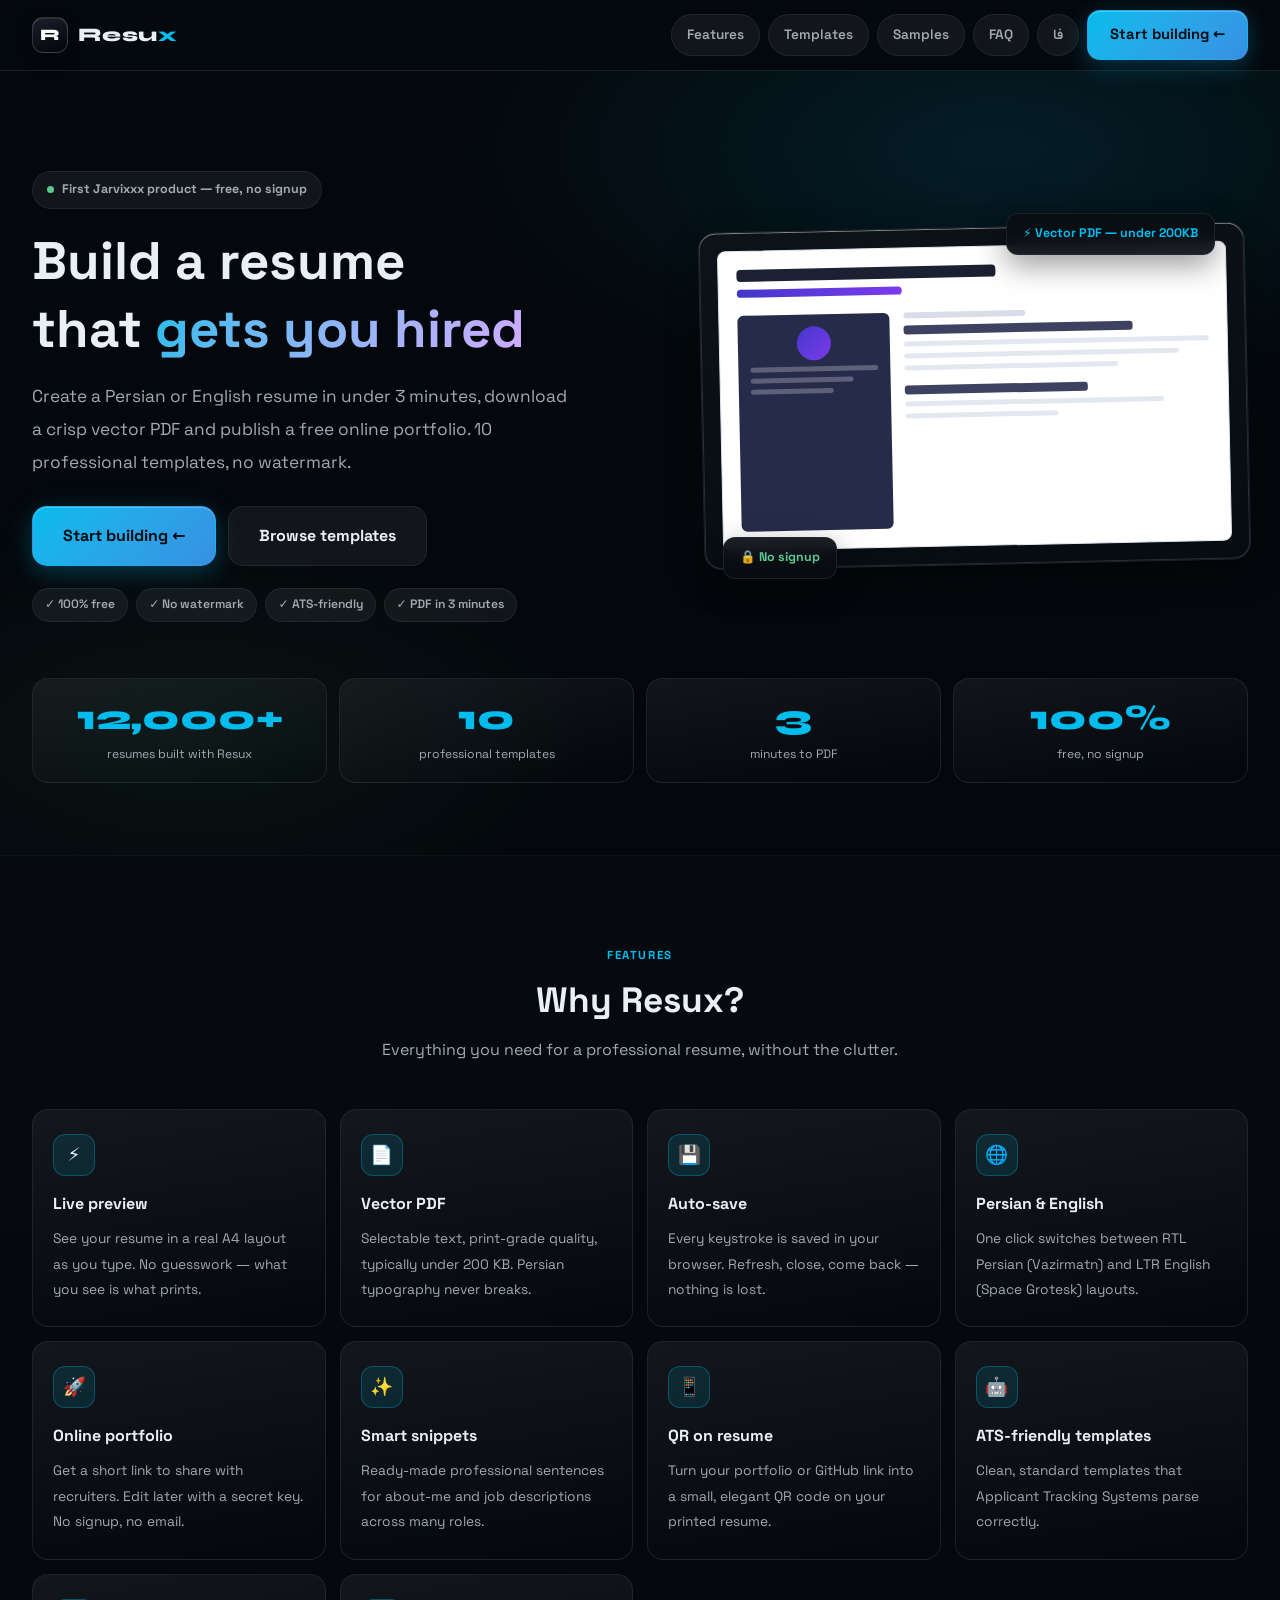
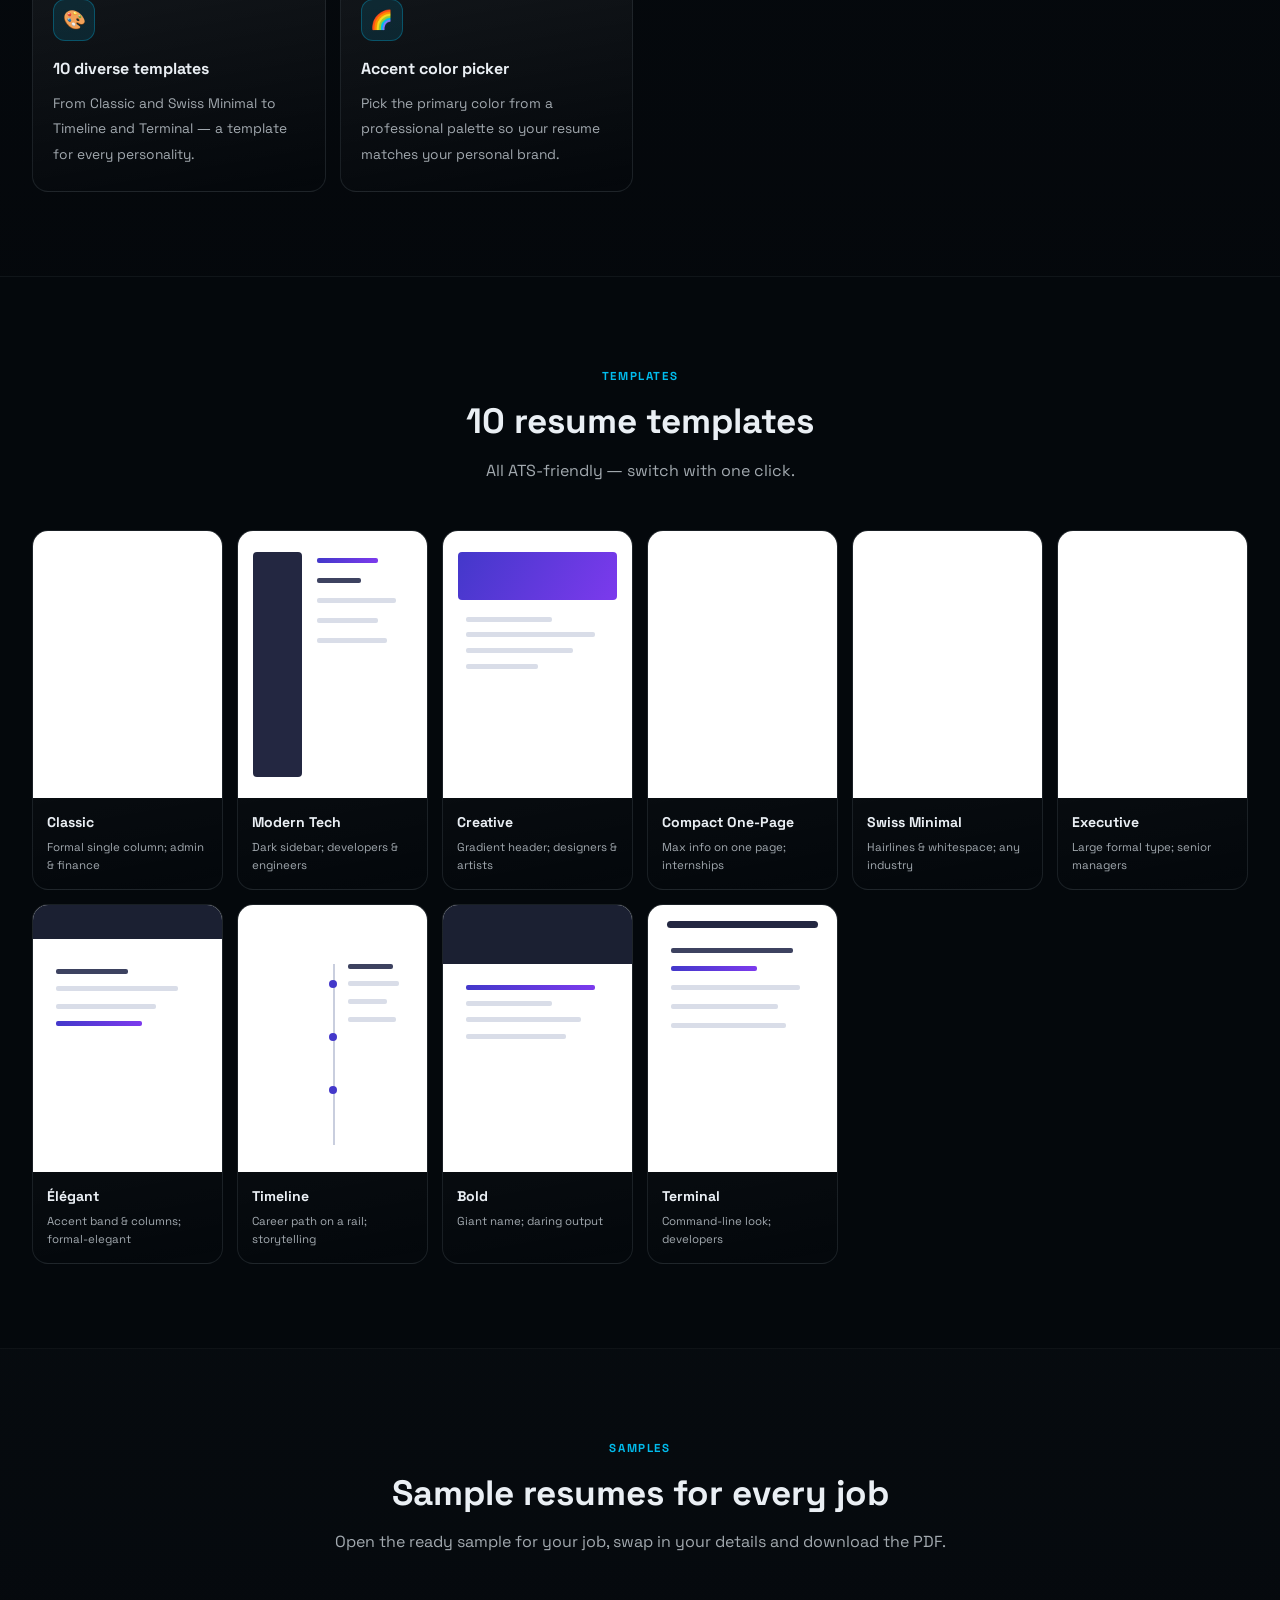
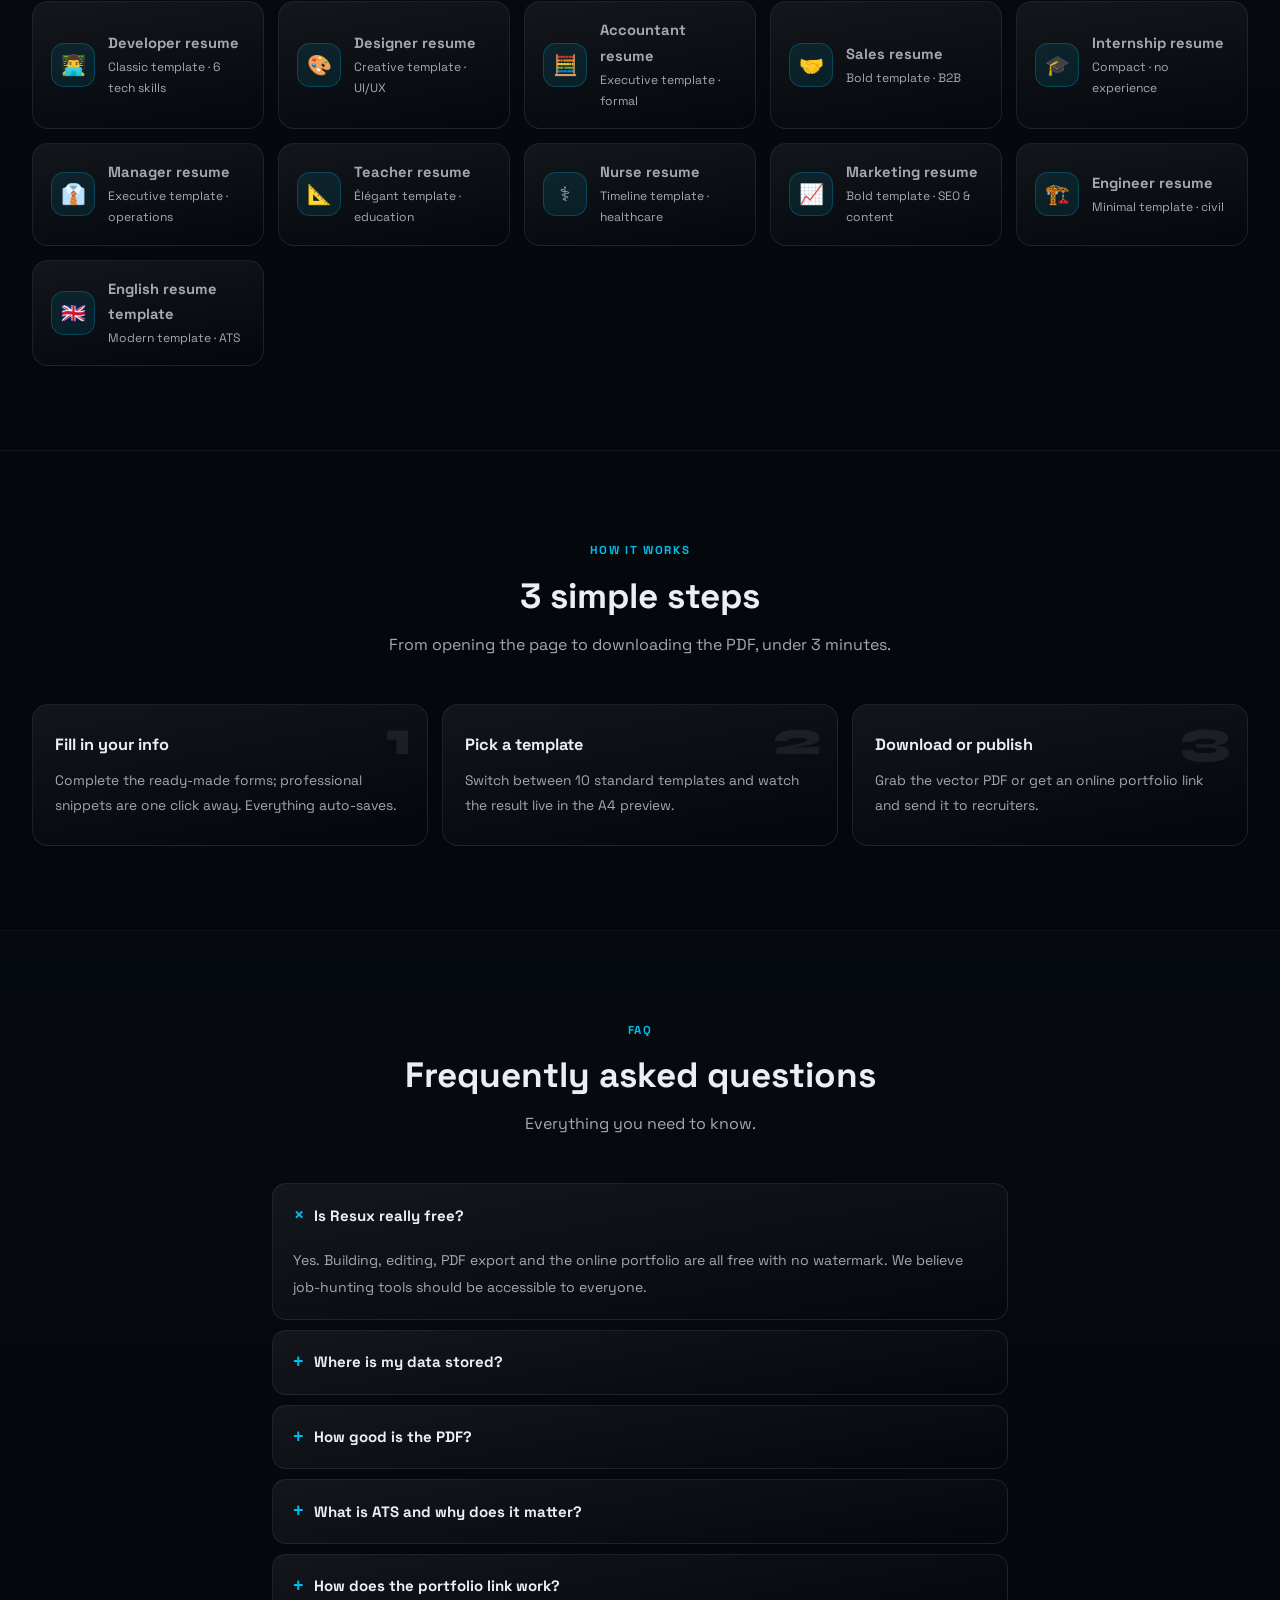
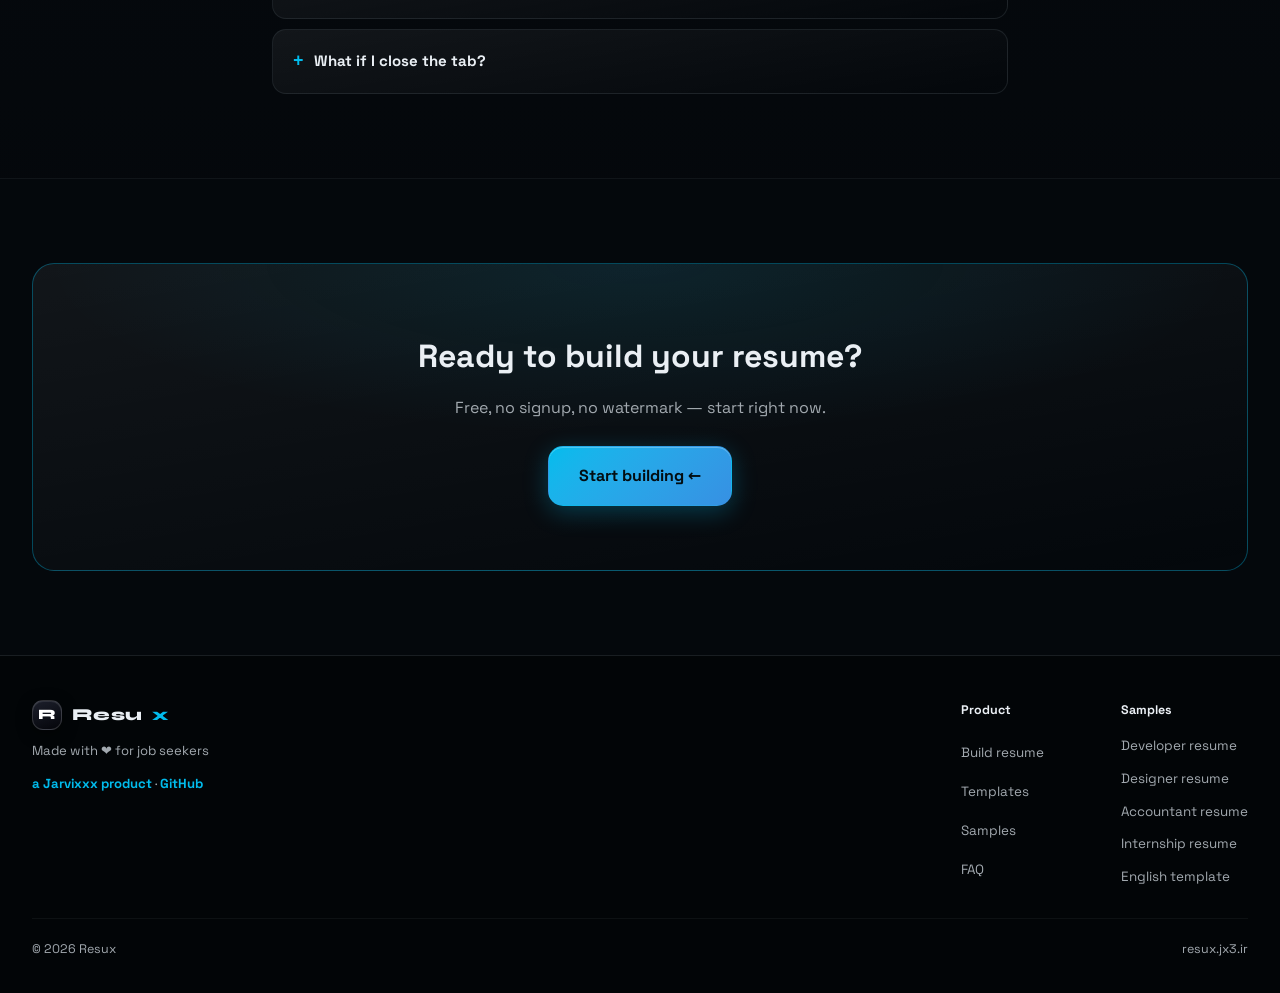
<file: en.html>
<!DOCTYPE html>
<html lang="en" dir="ltr">
<head>
<meta charset="UTF-8">
<meta name="viewport" content="width=device-width, initial-scale=1">
<title>Free Online Resume Builder | Professional PDF in 3 Minutes — Resux</title>
<meta name="description" content="Build a professional Persian or English resume in under 3 minutes with Resux and download a crisp vector PDF. 10 ATS-friendly templates, live preview, free online portfolio. No signup, no watermark.">
<meta name="keywords" content="resume builder, free resume builder, online resume, cv maker, resume templates, ats resume, pdf resume, persian resume, english resume, resume examples">
<meta name="author" content="Resux">
<meta name="robots" content="index, follow, max-image-preview:large, max-snippet:-1, max-video-preview:-1">
<meta name="theme-color" content="#0b0d12">
<meta name="apple-mobile-web-app-capable" content="yes">
<meta name="format-detection" content="telephone=no">
<link rel="canonical" href="https://resux.jx3.ir/en.html">
<link rel="alternate" hreflang="en" href="https://resux.jx3.ir/en.html">
<link rel="alternate" hreflang="fa" href="https://resux.jx3.ir/">
<link rel="alternate" hreflang="x-default" href="https://resux.jx3.ir/">

<meta property="og:type" content="website">
<meta property="og:site_name" content="Resux — Resume Builder">
<meta property="og:locale" content="en_US">
<meta property="og:locale:alternate" content="fa_IR">
<meta property="og:title" content="Free Online Resume Builder | Professional PDF in 3 Minutes — Resux">
<meta property="og:description" content="Build a professional Persian or English resume in under 3 minutes with Resux and download a crisp vector PDF. 10 ATS-friendly templates, live preview, free online portfolio. No signup, no watermark.">
<meta property="og:url" content="https://resux.jx3.ir/en.html">
<meta property="og:image" content="https://resux.jx3.ir/assets/img/og-cover.png">
<meta property="og:image:width" content="1200">
<meta property="og:image:height" content="630">
<meta property="og:image:alt" content="Resux — Resume Builder">
<meta name="twitter:card" content="summary_large_image">
<meta name="twitter:title" content="Free Online Resume Builder | Professional PDF in 3 Minutes — Resux">
<meta name="twitter:description" content="Build a professional Persian or English resume in under 3 minutes with Resux and download a crisp vector PDF. 10 ATS-friendly templates, live preview, free online portfolio. No signup, no watermark.">
<meta name="twitter:image" content="https://resux.jx3.ir/assets/img/og-cover.png">

<link rel="icon" type="image/svg+xml" href="assets/img/favicon.svg">
<link rel="apple-touch-icon" href="assets/img/icon-192.png">
<link rel="manifest" href="manifest.webmanifest">
<link rel="preload" href="assets/fonts/SpaceGrotesk-VF.woff2" as="font" type="font/woff2" crossorigin>
<link rel="preload" href="assets/fonts/Syne-VF.woff2" as="font" type="font/woff2" crossorigin>
<link rel="stylesheet" href="assets/css/main.css">
<script type="application/ld+json">
{
  "@context": "https://schema.org",
  "@graph": [
    {
      "@type": "WebSite",
      "@id": "https://resux.jx3.ir/#website",
      "url": "https://resux.jx3.ir/",
      "name": "Resux — Resume Builder",
      "alternateName": "رزومه‌ساز رساکس",
      "description": "Build a professional Persian or English resume in under 3 minutes with Resux and download a crisp vector PDF. 10 ATS-friendly templates, live preview, free online portfolio. No signup, no watermark.",
      "inLanguage": "en-US",
      "publisher": {
        "@id": "https://resux.jx3.ir/#org"
      }
    },
    {
      "@type": "Organization",
      "@id": "https://resux.jx3.ir/#org",
      "name": "Resux — رساکس",
      "url": "https://resux.jx3.ir/",
      "logo": "https://resux.jx3.ir/assets/img/icon-512.png",
      "parentOrganization": {
        "@type": "Organization",
        "name": "Jarvixxx",
        "url": "https://jx3.ir/"
      }
    },
    {
      "@type": "SoftwareApplication",
      "name": "Resux — Resume Builder",
      "applicationCategory": "BusinessApplication",
      "operatingSystem": "Web",
      "url": "https://resux.jx3.ir/",
      "description": "Build a professional Persian or English resume in under 3 minutes with Resux and download a crisp vector PDF. 10 ATS-friendly templates, live preview, free online portfolio. No signup, no watermark.",
      "featureList": "Live preview, Vector PDF export, 10 ATS-friendly templates, Accent color picker, Online portfolio, Auto-save, Persian & English, QR code, Smart snippets",
      "inLanguage": "en-US",
      "offers": {
        "@type": "Offer",
        "price": "0",
        "priceCurrency": "USD"
      },
      "aggregateRating": {
        "@type": "AggregateRating",
        "ratingValue": "4.8",
        "ratingCount": "127"
      }
    },
    {
      "@type": "FAQPage",
      "mainEntity": [
        {
          "@type": "Question",
          "name": "Is Resux really free?",
          "acceptedAnswer": {
            "@type": "Answer",
            "text": "Yes. Building, editing, PDF export and the online portfolio are all free with no watermark. We believe job-hunting tools should be accessible to everyone."
          }
        },
        {
          "@type": "Question",
          "name": "Where is my data stored?",
          "acceptedAnswer": {
            "@type": "Answer",
            "text": "Your resume is saved only in your own browser (localStorage). If you publish a portfolio, its data is stored on the server only to render that link. No email, no signup."
          }
        },
        {
          "@type": "Question",
          "name": "How good is the PDF?",
          "acceptedAnswer": {
            "@type": "Answer",
            "text": "The output is fully vector: text stays selectable and searchable, stays sharp at any zoom and typically weighs under 200 KB. Ideal for print and email."
          }
        },
        {
          "@type": "Question",
          "name": "What is ATS and why does it matter?",
          "acceptedAnswer": {
            "@type": "Answer",
            "text": "ATS (Applicant Tracking System) is software companies use to scan resumes first. Our templates are simple and standard so these systems read your text correctly."
          }
        },
        {
          "@type": "Question",
          "name": "How does the portfolio link work?",
          "acceptedAnswer": {
            "@type": "Answer",
            "text": "Click “Publish online” to get a short link (like resux.jx3.ir/u/abc123) plus a secret edit key. Use the key to edit that link anytime. Links unvisited for 6 months are removed automatically."
          }
        },
        {
          "@type": "Question",
          "name": "What if I close the tab?",
          "acceptedAnswer": {
            "@type": "Answer",
            "text": "Nothing is lost — every keystroke is auto-saved in your browser. You can also export a JSON backup and re-upload it anytime."
          }
        }
      ]
    },
    {
      "@type": "BreadcrumbList",
      "itemListElement": [
        {
          "@type": "ListItem",
          "position": 1,
          "name": "Home",
          "item": "https://resux.jx3.ir/"
        }
      ]
    }
  ]
}
</script>
</head>
<body>

<a class="skip-link" href="#main">Skip to main content</a>

<header class="topbar">
  <div class="container topbar-inner">
    <a class="logo" href="en.html" aria-label="Resux">
      <span class="logo-mark">R</span>
      <span>Resu<em>x</em></span>
    </a>
    <nav class="topbar-actions">
      <a class="chip" href="#features">Features</a>
      <a class="chip" href="#templates">Templates</a>
      <a class="chip" href="#samples">Samples</a>
      <a class="chip" href="#faq">FAQ</a>
      <a class="chip" href="/" hreflang="fa" rel="alternate">فا</a>
      <a class="btn btn-primary" href="editor.html">Start building ←</a>
    </nav>
  </div>
</header>

<main id="main">

<section class="hero">
  <div class="container hero-grid">
    <div>
      <span class="hero-kicker">First Jarvixxx product — free, no signup</span>
      <h1>Build a resume that <span class="grad">gets you hired</span></h1>
      <p class="lead">Create a Persian or English resume in under 3 minutes, download a crisp vector PDF and publish a free online portfolio. 10 professional templates, no watermark.</p>
      <div class="hero-cta">
        <a class="btn btn-primary btn-lg" href="editor.html">Start building ←</a>
        <a class="btn btn-ghost btn-lg" href="#templates">Browse templates</a>
      </div>
      <div class="hero-badges"><span class="badge">✓ 100% free</span><span class="badge">✓ No watermark</span><span class="badge">✓ ATS-friendly</span><span class="badge">✓ PDF in 3 minutes</span></div>
    </div>
    <div class="hero-visual" aria-hidden="true">
      <div class="hero-card">
        <div style="background:#fff;border:1px solid #e3e7f0;border-radius:8px;padding:18px;min-height:300px;display:flex;flex-direction:column;gap:8px">
          <div style="height:12px;width:55%;background:#1b2032;border-radius:4px"></div>
          <div style="height:8px;width:35%;background:linear-gradient(90deg,#4338ca,#7c3aed);border-radius:4px"></div>
          <div style="flex:1;display:grid;grid-template-columns:1fr 2fr;gap:14px;margin-top:10px">
            <div style="background:#262b4a;border-radius:6px;display:flex;flex-direction:column;gap:6px;padding:12px">
              <div style="width:34px;height:34px;border-radius:50%;background:linear-gradient(135deg,#4338ca,#7c3aed);margin:0 auto"></div>
              <div style="height:5px;background:rgba(255,255,255,.25);border-radius:3px"></div>
              <div style="height:5px;background:rgba(255,255,255,.25);border-radius:3px;width:80%"></div>
              <div style="height:5px;background:rgba(255,255,255,.25);border-radius:3px;width:65%"></div>
            </div>
            <div style="display:flex;flex-direction:column;gap:7px">
              <div style="height:6px;background:#d9dde8;border-radius:3px;width:40%"></div>
              <div style="height:9px;background:#3d4260;border-radius:3px;width:75%"></div>
              <div style="height:5px;background:#e3e7f0;border-radius:3px"></div>
              <div style="height:5px;background:#e3e7f0;border-radius:3px;width:90%"></div>
              <div style="height:5px;background:#e3e7f0;border-radius:3px;width:70%"></div>
              <div style="height:9px;background:#3d4260;border-radius:3px;width:60%;margin-top:8px"></div>
              <div style="height:5px;background:#e3e7f0;border-radius:3px;width:85%"></div>
              <div style="height:5px;background:#e3e7f0;border-radius:3px;width:50%"></div>
            </div>
          </div>
        </div>
      </div>
      <div class="hero-float f1">⚡ Vector PDF — under 200KB</div>
      <div class="hero-float f2">🔒 No signup</div>
    </div>
  </div>
  <div class="container">
    <div class="hero-stats">
      <div class="stat"><div class="num">12,000+</div><div class="lbl">resumes built with Resux</div></div>
      <div class="stat"><div class="num">10</div><div class="lbl">professional templates</div></div>
      <div class="stat"><div class="num">3</div><div class="lbl">minutes to PDF</div></div>
      <div class="stat"><div class="num">100%</div><div class="lbl">free, no signup</div></div></div>
  </div>
</section>

<section class="section section-alt" id="features">
  <div class="container">
    <div class="section-head center">
      <span class="section-kicker">FEATURES</span>
      <h2>Why Resux?</h2>
      <p>Everything you need for a professional resume, without the clutter.</p>
    </div>
    <div class="features-grid">
      <div class="feature"><div class="ico">⚡</div><h3>Live preview</h3><p>See your resume in a real A4 layout as you type. No guesswork — what you see is what prints.</p></div>
      <div class="feature"><div class="ico">📄</div><h3>Vector PDF</h3><p>Selectable text, print-grade quality, typically under 200 KB. Persian typography never breaks.</p></div>
      <div class="feature"><div class="ico">💾</div><h3>Auto-save</h3><p>Every keystroke is saved in your browser. Refresh, close, come back — nothing is lost.</p></div>
      <div class="feature"><div class="ico">🌐</div><h3>Persian & English</h3><p>One click switches between RTL Persian (Vazirmatn) and LTR English (Space Grotesk) layouts.</p></div>
      <div class="feature"><div class="ico">🚀</div><h3>Online portfolio</h3><p>Get a short link to share with recruiters. Edit later with a secret key. No signup, no email.</p></div>
      <div class="feature"><div class="ico">✨</div><h3>Smart snippets</h3><p>Ready-made professional sentences for about-me and job descriptions across many roles.</p></div>
      <div class="feature"><div class="ico">📱</div><h3>QR on resume</h3><p>Turn your portfolio or GitHub link into a small, elegant QR code on your printed resume.</p></div>
      <div class="feature"><div class="ico">🤖</div><h3>ATS-friendly templates</h3><p>Clean, standard templates that Applicant Tracking Systems parse correctly.</p></div>
      <div class="feature"><div class="ico">🎨</div><h3>10 diverse templates</h3><p>From Classic and Swiss Minimal to Timeline and Terminal — a template for every personality.</p></div>
      <div class="feature"><div class="ico">🌈</div><h3>Accent color picker</h3><p>Pick the primary color from a professional palette so your resume matches your personal brand.</p></div></div>
  </div>
</section>

<section class="section" id="templates">
  <div class="container">
    <div class="section-head center">
      <span class="section-kicker">TEMPLATES</span>
      <h2>10 resume templates</h2>
      <p>All ATS-friendly — switch with one click.</p>
    </div>
    <div class="templates-grid">
      <a class="tpl-card" href="editor.html?template=classic">
        <div class="tpl-thumb"><div class="ln dark" style="width:55%"></div><div class="ln brand" style="width:35%"></div><div class="ln " style="width:90%"></div><div class="ln " style="width:75%"></div><div class="ln " style="width:85%"></div><div class="ln " style="width:60%"></div></div>
        <div class="tpl-body"><strong>Classic</strong><span>Formal single column; admin & finance</span></div>
      </a>
      <a class="tpl-card" href="editor.html?template=modern">
        <div class="tpl-thumb"><div class="sidebar"></div><div class="mini" style="inset:10% 12% 10% 42%"><div class="ln brand" style="width:70%"></div><div class="ln dark" style="width:50%"></div><div class="ln " style="width:90%"></div><div class="ln " style="width:70%"></div><div class="ln " style="width:80%"></div></div></div>
        <div class="tpl-body"><strong>Modern Tech</strong><span>Dark sidebar; developers & engineers</span></div>
      </a>
      <a class="tpl-card" href="editor.html?template=creative">
        <div class="tpl-thumb"><div class="topband"></div><div class="mini" style="inset:32% 12% 10%"><div class="ln " style="width:60%"></div><div class="ln " style="width:90%"></div><div class="ln " style="width:75%"></div><div class="ln " style="width:50%"></div></div></div>
        <div class="tpl-body"><strong>Creative</strong><span>Gradient header; designers & artists</span></div>
      </a>
      <a class="tpl-card" href="editor.html?template=compact">
        <div class="tpl-thumb"><div class="ln dark" style="width:45%"></div><div class="ln " style="width:70%"></div><div class="ln " style="width:80%"></div><div class="ln " style="width:90%"></div><div class="ln " style="width:60%"></div><div class="ln " style="width:75%"></div></div>
        <div class="tpl-body"><strong>Compact One-Page</strong><span>Max info on one page; internships</span></div>
      </a>
      <a class="tpl-card" href="editor.html?template=minimal">
        <div class="tpl-thumb"><div class="ln serif" style="width:85%"></div><div class="ln " style="width:60%"></div><div class="ln " style="width:90%"></div><div class="ln " style="width:75%"></div><div class="ln " style="width:40%"></div></div>
        <div class="tpl-body"><strong>Swiss Minimal</strong><span>Hairlines & whitespace; any industry</span></div>
      </a>
      <a class="tpl-card" href="editor.html?template=executive">
        <div class="tpl-thumb"><div class="ln serif" style="width:75%"></div><div class="ln dark" style="width:45%"></div><div class="ln " style="width:90%"></div><div class="ln " style="width:85%"></div><div class="ln " style="width:65%"></div></div>
        <div class="tpl-body"><strong>Executive</strong><span>Large formal type; senior managers</span></div>
      </a>
      <a class="tpl-card" href="editor.html?template=elegant">
        <div class="tpl-thumb"><div class="band"></div><div class="mini" style="inset:24% 12% 10%"><div class="ln dark" style="width:50%"></div><div class="ln " style="width:85%"></div><div class="ln " style="width:70%"></div><div class="ln brand" style="width:60%"></div></div></div>
        <div class="tpl-body"><strong>Élégant</strong><span>Accent band & columns; formal-elegant</span></div>
      </a>
      <a class="tpl-card" href="editor.html?template=timeline">
        <div class="tpl-thumb"><div class="tl-line"></div><div class="tl-dot" style="top:28%"></div><div class="tl-dot" style="top:48%"></div><div class="tl-dot" style="top:68%"></div><div class="mini" style="inset:22% 12% 10% 58%"><div class="ln dark" style="width:80%"></div><div class="ln " style="width:90%"></div><div class="ln " style="width:70%"></div><div class="ln " style="width:85%"></div></div></div>
        <div class="tpl-body"><strong>Timeline</strong><span>Career path on a rail; storytelling</span></div>
      </a>
      <a class="tpl-card" href="editor.html?template=bold">
        <div class="tpl-thumb"><div class="band" style="height:22%"></div><div class="mini" style="inset:30% 12% 10%"><div class="ln brand" style="width:90%"></div><div class="ln " style="width:60%"></div><div class="ln " style="width:80%"></div><div class="ln " style="width:70%"></div></div></div>
        <div class="tpl-body"><strong>Bold</strong><span>Giant name; daring output</span></div>
      </a>
      <a class="tpl-card" href="editor.html?template=terminal">
        <div class="tpl-thumb"><div class="tm-bar"></div><div class="mini" style="inset:16% 12% 10%"><div class="ln dark" style="width:85%"></div><div class="ln brand" style="width:60%"></div><div class="ln " style="width:90%"></div><div class="ln " style="width:75%"></div><div class="ln " style="width:80%"></div></div></div>
        <div class="tpl-body"><strong>Terminal</strong><span>Command-line look; developers</span></div>
      </a></div>
  </div>
</section>

<section class="section section-alt" id="samples">
  <div class="container">
    <div class="section-head center">
      <span class="section-kicker">SAMPLES</span>
      <h2>Sample resumes for every job</h2>
      <p>Open the ready sample for your job, swap in your details and download the PDF.</p>
    </div>
    <div class="samples-grid">
      <a class="sample-card" href="resume/developer.html">
        <span class="sc-ico" aria-hidden="true">👨‍💻</span>
        <span><strong>Developer resume</strong><span>Classic template · 6 tech skills</span></span>
      </a>
      <a class="sample-card" href="resume/designer.html">
        <span class="sc-ico" aria-hidden="true">🎨</span>
        <span><strong>Designer resume</strong><span>Creative template · UI/UX</span></span>
      </a>
      <a class="sample-card" href="resume/accountant.html">
        <span class="sc-ico" aria-hidden="true">🧮</span>
        <span><strong>Accountant resume</strong><span>Executive template · formal</span></span>
      </a>
      <a class="sample-card" href="resume/sales.html">
        <span class="sc-ico" aria-hidden="true">🤝</span>
        <span><strong>Sales resume</strong><span>Bold template · B2B</span></span>
      </a>
      <a class="sample-card" href="resume/intern.html">
        <span class="sc-ico" aria-hidden="true">🎓</span>
        <span><strong>Internship resume</strong><span>Compact · no experience</span></span>
      </a>
      <a class="sample-card" href="resume/manager.html">
        <span class="sc-ico" aria-hidden="true">👔</span>
        <span><strong>Manager resume</strong><span>Executive template · operations</span></span>
      </a>
      <a class="sample-card" href="resume/teacher.html">
        <span class="sc-ico" aria-hidden="true">📐</span>
        <span><strong>Teacher resume</strong><span>Élégant template · education</span></span>
      </a>
      <a class="sample-card" href="resume/nurse.html">
        <span class="sc-ico" aria-hidden="true">⚕️</span>
        <span><strong>Nurse resume</strong><span>Timeline template · healthcare</span></span>
      </a>
      <a class="sample-card" href="resume/marketer.html">
        <span class="sc-ico" aria-hidden="true">📈</span>
        <span><strong>Marketing resume</strong><span>Bold template · SEO & content</span></span>
      </a>
      <a class="sample-card" href="resume/engineer.html">
        <span class="sc-ico" aria-hidden="true">🏗️</span>
        <span><strong>Engineer resume</strong><span>Minimal template · civil</span></span>
      </a>
      <a class="sample-card" href="resume/english.html">
        <span class="sc-ico" aria-hidden="true">🇬🇧</span>
        <span><strong>English resume template</strong><span>Modern template · ATS</span></span>
      </a></div>
  </div>
</section>

<section class="section" id="how">
  <div class="container">
    <div class="section-head center">
      <span class="section-kicker">HOW IT WORKS</span>
      <h2>3 simple steps</h2>
      <p>From opening the page to downloading the PDF, under 3 minutes.</p>
    </div>
    <div class="steps-grid">
      <div class="step-card"><span class="n" aria-hidden="true">1</span><h3>Fill in your info</h3><p>Complete the ready-made forms; professional snippets are one click away. Everything auto-saves.</p></div>
      <div class="step-card"><span class="n" aria-hidden="true">2</span><h3>Pick a template</h3><p>Switch between 10 standard templates and watch the result live in the A4 preview.</p></div>
      <div class="step-card"><span class="n" aria-hidden="true">3</span><h3>Download or publish</h3><p>Grab the vector PDF or get an online portfolio link and send it to recruiters.</p></div></div>
  </div>
</section>

<section class="section section-alt" id="faq">
  <div class="container">
    <div class="section-head center">
      <span class="section-kicker">FAQ</span>
      <h2>Frequently asked questions</h2>
      <p>Everything you need to know.</p>
    </div>
    <div class="faq-list" style="margin-inline:auto"><details class="faq" open><summary>Is Resux really free?</summary><div class="faq-body">Yes. Building, editing, PDF export and the online portfolio are all free with no watermark. We believe job-hunting tools should be accessible to everyone.</div></details><details class="faq"><summary>Where is my data stored?</summary><div class="faq-body">Your resume is saved only in your own browser (localStorage). If you publish a portfolio, its data is stored on the server only to render that link. No email, no signup.</div></details><details class="faq"><summary>How good is the PDF?</summary><div class="faq-body">The output is fully vector: text stays selectable and searchable, stays sharp at any zoom and typically weighs under 200 KB. Ideal for print and email.</div></details><details class="faq"><summary>What is ATS and why does it matter?</summary><div class="faq-body">ATS (Applicant Tracking System) is software companies use to scan resumes first. Our templates are simple and standard so these systems read your text correctly.</div></details><details class="faq"><summary>How does the portfolio link work?</summary><div class="faq-body">Click “Publish online” to get a short link (like resux.jx3.ir/u/abc123) plus a secret edit key. Use the key to edit that link anytime. Links unvisited for 6 months are removed automatically.</div></details><details class="faq"><summary>What if I close the tab?</summary><div class="faq-body">Nothing is lost — every keystroke is auto-saved in your browser. You can also export a JSON backup and re-upload it anytime.</div></details></div>
  </div>
</section>

<section class="section">
  <div class="container">
    <div class="cta-box">
      <h2 style="font-family:var(--font-display);font-size:clamp(1.4rem,3vw,2rem);margin-bottom:10px">Ready to build your resume?</h2>
      <p style="color:var(--muted);margin-bottom:24px">Free, no signup, no watermark — start right now.</p>
      <a class="btn btn-primary btn-lg" href="editor.html">Start building ←</a>
    </div>
  </div>
</section>

</main>

<footer class="site-footer">
  <div class="container">
    <div class="footer-inner">
      <div>
        <a class="logo" href="en.html" style="font-size:1.05rem">
          <span class="logo-mark" style="width:30px;height:30px;font-size:.9rem">R</span> Resu<em>x</em>
        </a>
        <div class="footer-note">Made with ❤ for job seekers</div>
        <div class="footer-note"><a href="https://jx3.ir/" target="_blank" rel="noopener">a Jarvixxx product</a> · <a href="https://github.com/Daronely/resux" target="_blank" rel="noopener" dir="ltr">GitHub</a></div>
      </div>
      <div class="footer-cols">
        <nav>
          <h4>Product</h4>
          <a href="editor.html">Build resume</a><a href="#templates">Templates</a><a href="#samples">Samples</a><a href="#faq">FAQ</a>
        </nav>
        <nav>
          <h4>Samples</h4>
          <a href="resume/developer.html">Developer resume</a>
          <a href="resume/designer.html">Designer resume</a>
          <a href="resume/accountant.html">Accountant resume</a>
          <a href="resume/intern.html">Internship resume</a>
          <a href="resume/english.html">English template</a>
        </nav>
      </div>
    </div>
    <div class="footer-bottom">
      <span>© 2026 Resux</span>
      <span dir="ltr">resux.jx3.ir</span>
    </div>
  </div>
</footer>

</body>
</html>
</file>
<file: assets/css/main.css>
/* ════════════════════════════════════════════════════════════════
   Resux v2 — Jarvixxx obsidian liquid-glass theme
   Dark OKLCH · variable fonts · 10 resume templates · print-perfect
   ════════════════════════════════════════════════════════════════ */

/* ---------- font faces (per-script subsets, one family per script) ---------- */
@font-face { font-family: 'Vazirmatn'; src: url('../fonts/Vazirmatn-VF.woff2') format('woff2'); font-weight: 100 900; font-display: swap; unicode-range: U+0600-06FF, U+0750-077F, U+08A0-08FF, U+FB50-FDFF, U+FE70-FEFF, U+200C-200F; }
@font-face { font-family: 'Vazirmatn'; src: url('../fonts/Vazirmatn-Latin-VF.woff2') format('woff2'); font-weight: 100 900; font-display: swap; unicode-range: U+0000-00FF, U+0131, U+0152-0153, U+2010-2011, U+2026; }
@font-face { font-family: 'Estedad'; src: url('../fonts/Estedad-VF.woff2') format('woff2'); font-weight: 100 900; font-display: swap; unicode-range: U+0600-06FF, U+0750-077F, U+08A0-08FF, U+FB50-FDFF, U+FE70-FEFF, U+200C-200F; }
@font-face { font-family: 'Estedad'; src: url('../fonts/Estedad-Latin-VF.woff2') format('woff2'); font-weight: 100 900; font-display: swap; unicode-range: U+0000-00FF, U+0131, U+0152-0153, U+2010-2011, U+2026; }
@font-face { font-family: 'Space Grotesk'; src: url('../fonts/SpaceGrotesk-VF.woff2') format('woff2'); font-weight: 300 700; font-display: swap; unicode-range: U+0000-00FF, U+0131, U+0152-0153, U+2010-2011, U+2026; }
@font-face { font-family: 'Syne'; src: url('../fonts/Syne-VF.woff2') format('woff2'); font-weight: 400 800; font-display: swap; unicode-range: U+0000-00FF, U+0131, U+0152-0153; }

/* ---------- tokens ---------- */
:root {
  color-scheme: dark;              /* native dropdowns/popups render dark */
  --bg:      oklch(0.13 0.012 245);
  --bg-deep: oklch(0.11 0.011 245);
  --surface: oklch(0.18 0.014 245);
  --surface-2: oklch(0.22 0.016 245);
  --ink:     oklch(0.95 0.008 245);
  --muted:   oklch(0.73 0.012 245);
  --line:    oklch(0.32 0.015 245 / 0.55);
  --brand:   oklch(0.74 0.14 225);
  --brand-ink: oklch(0.15 0.02 225);
  --ok:      oklch(0.76 0.13 160);
  --warn:    oklch(0.78 0.13 65);
  --err:     oklch(0.7 0.19 25);
  --radius: 16px;
  --glass: rgb(255 255 255 / 0.06);
  --glass-rim: inset 0 1px 0 rgb(255 255 255 / 0.4), inset 0 0 0 1px rgb(255 255 255 / 0.14), 0 12px 32px rgb(0 0 0 / 0.35);
  --font-ui: 'Vazirmatn', system-ui, sans-serif;
  --font-display: 'Estedad', 'Vazirmatn', sans-serif;
  --font-brand: 'Syne', 'Space Grotesk', sans-serif;
  --font-en: 'Space Grotesk', system-ui, sans-serif;
  --ease: cubic-bezier(0.16, 1, 0.3, 1);
}
html[dir="ltr"] { --font-ui: 'Space Grotesk', 'Vazirmatn', system-ui, sans-serif; --font-display: 'Space Grotesk', sans-serif; }

* { box-sizing: border-box; margin: 0; padding: 0; }
html { scroll-behavior: smooth; }
body {
  font-family: var(--font-ui);
  background: var(--bg);
  color: var(--ink);
  line-height: 1.75;
  min-height: 100vh;
  overflow-x: clip;
  -webkit-font-smoothing: antialiased;
}
::selection { background: oklch(0.74 0.14 225 / 0.3); }
button, input, select, textarea { font-family: inherit; color: inherit; }
a { color: inherit; text-decoration: none; }
img, svg { max-width: 100%; display: inline-block; vertical-align: middle; }
:focus-visible { outline: 2px solid var(--brand); outline-offset: 3px; border-radius: 4px; }

/* pro scrollbar */
::-webkit-scrollbar { width: 11px; height: 11px; }
::-webkit-scrollbar-track { background: oklch(0.11 0.011 245); }
::-webkit-scrollbar-thumb { background: oklch(0.3 0.015 245); border-radius: 8px; border: 3px solid oklch(0.11 0.011 245); }
::-webkit-scrollbar-thumb:hover { background: oklch(0.4 0.02 245); }
* { scrollbar-width: thin; scrollbar-color: oklch(0.3 0.015 245) oklch(0.11 0.011 245); }

.container { max-width: 1280px; margin-inline: auto; padding-inline: clamp(14px, 3vw, 32px); }
.skip-link { position: absolute; inset-inline-start: -9999px; top: 8px; z-index: 999; background: var(--brand); color: var(--brand-ink); padding: 10px 18px; border-radius: 10px; font-weight: 700; }
.skip-link:focus { inset-inline-start: 8px; }

/* ---------- glass topbar ---------- */
.topbar {
  position: sticky; top: 0; z-index: 100;
  background: oklch(0.14 0.013 245 / 0.88);
  backdrop-filter: blur(14px);
  -webkit-backdrop-filter: blur(14px);
  border-bottom: 1px solid var(--line);
}
.topbar-inner { display: flex; align-items: center; gap: 12px; min-height: 64px; flex-wrap: wrap; padding-block: 10px; }
.logo { display: flex; align-items: center; gap: 10px; font-family: var(--font-brand); font-weight: 800; font-size: 1.2rem; letter-spacing: 0.02em; }
.logo-mark {
  width: 36px; height: 36px; border-radius: 11px;
  background: linear-gradient(160deg, #1c1f2b, #04050a);
  border: 1px solid rgb(255 255 255 / 0.16);
  display: grid; place-items: center; font-size: 1rem; font-weight: 800;
  color: #fff;
  box-shadow: inset 0 1px 0 rgb(255 255 255 / 0.09), 0 4px 16px rgb(0 0 0 / 0.45);
}
.logo em { font-style: normal; color: var(--brand); }
.topbar-actions { display: flex; align-items: center; gap: 8px; margin-inline-start: auto; flex-wrap: wrap; }

.chip {
  display: inline-flex; align-items: center; gap: 6px;
  border: 1px solid var(--line); background: var(--glass);
  padding: 8px 15px; border-radius: 999px; cursor: pointer;
  font-size: .85rem; font-weight: 600; color: var(--muted);
  transition: color .2s, border-color .2s, background .2s;
  min-height: 38px;
}
.chip:hover { border-color: var(--brand); color: var(--ink); }

/* back button in editor topbar */
.btn-back {
  display: inline-flex; align-items: center; gap: 6px;
  font-weight: 800; font-size: .82rem; color: var(--ink);
  background: var(--glass); border: 1px solid var(--line);
  border-radius: 11px; padding: 8px 14px; min-height: 38px; cursor: pointer;
  transition: border-color .2s, transform .15s var(--ease), background .2s;
}
.btn-back:hover { border-color: var(--brand); background: rgb(255 255 255 / 0.09); }
.btn-back:active { transform: scale(0.96); }
.btn-back .arr { font-size: 1rem; line-height: 1; transition: transform .25s var(--ease); }
html[dir="rtl"] .btn-back:hover .arr { transform: translateX(3px); }
html[dir="ltr"] .btn-back:hover .arr { transform: translateX(-3px); }

/* ---------- buttons ---------- */
.btn {
  display: inline-flex; align-items: center; justify-content: center; gap: 8px;
  padding: 11px 22px; border-radius: 13px; font-weight: 700; font-size: .92rem;
  border: 1px solid transparent; cursor: pointer; min-height: 44px;
  transition: transform .15s var(--ease), box-shadow .25s, background .2s, border-color .2s;
}
.btn:active { transform: scale(0.97); }
.btn-primary { background: linear-gradient(135deg, oklch(0.74 0.14 225), oklch(0.64 0.15 250)); color: var(--brand-ink); box-shadow: 0 6px 24px oklch(0.74 0.14 225 / 0.28), inset 0 1px 0 rgb(255 255 255 / 0.25); position: relative; overflow: hidden; }
.btn-primary::after {
  content: ''; position: absolute; inset: 0;
  background: linear-gradient(105deg, transparent 40%, rgb(255 255 255 / 0.35) 50%, transparent 60%);
  transform: translateX(150%); transition: transform .7s var(--ease);
}
.btn-primary:hover::after { transform: translateX(-150%); }
html[dir="ltr"] .btn-primary:hover::after { transform: translateX(-150%); }
.btn-primary:hover { background: linear-gradient(135deg, oklch(0.78 0.14 225), oklch(0.68 0.15 250)); box-shadow: 0 8px 32px oklch(0.74 0.14 225 / 0.4), inset 0 1px 0 rgb(255 255 255 / 0.25); }
.btn-ghost { background: var(--glass); border-color: var(--line); color: var(--ink); }
.btn-ghost:hover { border-color: var(--brand); }
.btn-sm { padding: 8px 15px; font-size: .82rem; min-height: 38px; border-radius: 11px; }
.btn-lg { padding: 15px 30px; font-size: 1rem; border-radius: 15px; }

/* ---------- hero ---------- */
.hero { position: relative; overflow: clip; padding: clamp(48px, 8vw, 100px) 0 clamp(40px, 6vw, 72px); }
.hero::before {
  content: ''; position: absolute; inset: 0; z-index: -1;
  background:
    radial-gradient(60% 45% at 78% 10%, oklch(0.74 0.14 225 / 0.12), transparent 70%),
    radial-gradient(45% 35% at 15% 85%, oklch(0.76 0.13 160 / 0.06), transparent 70%);
}
.hero-grid { display: grid; grid-template-columns: 1.05fr .95fr; gap: clamp(28px, 5vw, 64px); align-items: center; }
.hero-kicker {
  display: inline-flex; align-items: center; gap: 8px;
  font-size: .78rem; font-weight: 700; color: var(--muted);
  border: 1px solid var(--line); background: var(--glass);
  padding: 7px 14px; border-radius: 999px; margin-bottom: 18px;
}
.hero-kicker::before { content: ''; width: 7px; height: 7px; border-radius: 50%; background: var(--ok); }
.hero h1 {
  font-family: var(--font-display);
  font-size: clamp(1.9rem, 4.6vw, 3.3rem); font-weight: 800; line-height: 1.3;
  text-wrap: balance;
}
.hero h1 .grad {
  background: linear-gradient(120deg, oklch(0.74 0.14 225), oklch(0.8 0.12 300), oklch(0.78 0.13 65));
  background-size: 200% auto;
  -webkit-background-clip: text; background-clip: text; color: transparent;
  animation: grad-shift 7s linear infinite;
}
@keyframes grad-shift { to { background-position: 200% center; } }
@media (prefers-reduced-motion: reduce) { .hero h1 .grad { animation: none; } }
.lead { color: var(--muted); font-size: clamp(.95rem, 1.6vw, 1.08rem); line-height: 1.9; margin-top: 16px; max-width: 34rem; }
.hero-cta { display: flex; gap: 12px; margin-top: 28px; flex-wrap: wrap; }
.hero-badges { display: flex; gap: 8px; margin-top: 22px; flex-wrap: wrap; }
.badge {
  font-size: .76rem; font-weight: 600; color: var(--muted);
  border: 1px solid var(--line); padding: 5px 12px; border-radius: 999px;
  background: var(--glass);
}

/* hero visual — floating resume card */
.hero-visual { position: relative; }
.hero-card {
  border-radius: 18px; padding: 18px;
  background: linear-gradient(170deg, var(--surface), oklch(0.15 0.013 245));
  border: 1px solid var(--line);
  box-shadow: var(--glass-rim);
  transform: rotate(-1.2deg);
  transition: transform .5s var(--ease);
}
.hero-card:hover { transform: rotate(0deg) translateY(-4px); }
.hero-float {
  position: absolute; font-size: .78rem; font-weight: 700;
  background: oklch(0.16 0.013 245 / 0.92); border: 1px solid var(--line);
  backdrop-filter: blur(8px);
  padding: 9px 16px; border-radius: 12px; white-space: nowrap;
  box-shadow: 0 10px 30px rgb(0 0 0 / 0.4);
  animation: floaty 5s ease-in-out infinite;
}
.hero-float.f1 { top: -14px; inset-inline-end: 6%; color: var(--brand); }
.hero-float.f2 { bottom: -14px; inset-inline-start: 4%; color: var(--ok); animation-delay: 2.5s; }
@keyframes floaty { 0%,100% { transform: translateY(0); } 50% { transform: translateY(-9px); } }
@media (prefers-reduced-motion: reduce) { .hero-float { animation: none; } }

/* stats strip */
.hero-stats {
  display: grid; grid-template-columns: repeat(4, 1fr); gap: 12px;
  margin-top: clamp(36px, 6vw, 56px);
}
.stat {
  border: 1px solid var(--line); border-radius: var(--radius);
  background: linear-gradient(170deg, var(--glass), transparent);
  padding: 18px 16px; text-align: center;
  transition: transform .3s var(--ease), border-color .3s;
}
.stat:hover { transform: translateY(-3px); border-color: oklch(0.74 0.14 225 / 0.4); }
.stat .num { font-family: var(--font-brand); font-size: clamp(1.5rem, 3.4vw, 2.2rem); font-weight: 800; color: var(--brand); line-height: 1.2; direction: ltr; }
.stat .lbl { font-size: .76rem; color: var(--muted); margin-top: 6px; line-height: 1.6; }

/* ---------- sections ---------- */
.section { padding: clamp(44px, 7vw, 84px) 0; }
.section-alt { background: linear-gradient(180deg, oklch(0.145 0.012 245), var(--bg)); border-block: 1px solid oklch(0.32 0.015 245 / 0.25); }
.section-head { max-width: 40rem; margin-bottom: clamp(26px, 4vw, 44px); }
.section-head.center { margin-inline: auto; text-align: center; }
.section-kicker {
  font-family: 'Space Grotesk', var(--font-ui); font-size: .72rem; font-weight: 700;
  letter-spacing: 0.14em; color: var(--brand); text-transform: uppercase; direction: ltr;
  display: inline-block; margin-bottom: 10px;
}
.section-head h2 { font-family: var(--font-display); font-size: clamp(1.5rem, 3.2vw, 2.2rem); font-weight: 800; line-height: 1.4; }
.section-head p { color: var(--muted); margin-top: 10px; line-height: 1.9; }

/* ---------- features ---------- */
.features-grid { display: grid; grid-template-columns: repeat(auto-fill, minmax(255px, 1fr)); gap: 14px; }
.feature {
  border: 1px solid var(--line); border-radius: var(--radius);
  background: linear-gradient(170deg, var(--glass), transparent);
  padding: 24px 20px; transition: transform .35s var(--ease), border-color .3s;
}
.feature:hover { transform: translateY(-4px); border-color: oklch(0.74 0.14 225 / 0.5); box-shadow: 0 18px 40px -18px oklch(0.74 0.14 225 / 0.35); }
.feature .ico {
  width: 42px; height: 42px; border-radius: 12px;
  display: grid; place-items: center; font-size: 1.15rem; margin-bottom: 14px;
  background: oklch(0.74 0.14 225 / 0.12); border: 1px solid oklch(0.74 0.14 225 / 0.3);
  transition: transform .3s var(--ease), box-shadow .3s;
}
.feature:hover .ico { transform: scale(1.08) rotate(-4deg); box-shadow: 0 8px 20px oklch(0.74 0.14 225 / 0.25); }
.feature h3 { font-family: var(--font-display); font-size: 1rem; font-weight: 800; margin-bottom: 8px; }
.feature p { font-size: .86rem; color: var(--muted); line-height: 1.85; }

/* ---------- template gallery ---------- */
.templates-grid { display: grid; grid-template-columns: repeat(auto-fill, minmax(168px, 1fr)); gap: 14px; }
.tpl-card {
  border: 1px solid var(--line); border-radius: var(--radius); overflow: hidden;
  background: linear-gradient(170deg, var(--glass), transparent);
  cursor: pointer; transition: transform .3s var(--ease), border-color .25s, box-shadow .3s;
  display: block;
}
.tpl-card:hover { transform: translateY(-5px); border-color: oklch(0.74 0.14 225 / 0.55); box-shadow: 0 16px 36px rgb(0 0 0 / 0.35), 0 0 0 1px oklch(0.74 0.14 225 / 0.2); }
.tpl-card:hover .tpl-thumb { transform: scale(1.04); }
.tpl-card.selected { outline: 2.5px solid var(--brand); outline-offset: -1px; }
.tpl-thumb { aspect-ratio: 210/297; background: #fff; position: relative; overflow: hidden; transition: transform .35s var(--ease); }
.tpl-thumb .mini { position: absolute; inset: 10% 12%; display: flex; flex-direction: column; gap: 7%; }
.tpl-thumb .mini .ln { height: 5px; border-radius: 2px; background: #d9dde8; }
.tpl-thumb .mini .ln.dark { background: #3d4260; }
.tpl-thumb .mini .ln.brand { background: linear-gradient(90deg, #4338ca, #7c3aed); }
.tpl-thumb .mini .ln.serif { height: 10px; background: #1b2032; border-radius: 3px; }
.tpl-thumb .sidebar { position: absolute; top: 8%; bottom: 8%; inset-inline-start: 8%; width: 26%; background: #232741; border-radius: 4px; }
.tpl-thumb .topband { position: absolute; top: 8%; inset-inline: 8%; height: 18%; background: linear-gradient(120deg, #4338ca, #7c3aed); border-radius: 4px; }
.tpl-thumb .tl-line { position: absolute; top: 22%; bottom: 10%; inset-inline-start: 50%; width: 2px; background: #c9cede; }
.tpl-thumb .tl-dot { position: absolute; inset-inline-start: calc(50% - 4px); width: 8px; height: 8px; border-radius: 50%; background: #4338ca; }
.tpl-thumb .band { position: absolute; top: 0; inset-inline: 0; height: 13%; background: #1b2032; }
.tpl-thumb .tm-bar { position: absolute; top: 6%; inset-inline: 10%; height: 7px; border-radius: 4px; background: #232741; }
.tpl-thumb .bold-name { height: 16px; width: 85%; background: #1b2032; border-radius: 4px; margin-bottom: 4%; }
.tpl-body { padding: 12px 14px 14px; }
.tpl-body strong { display: block; font-family: var(--font-display); font-size: .88rem; font-weight: 800; }
.tpl-body span { font-size: .72rem; color: var(--muted); line-height: 1.6; display: block; margin-top: 3px; }

/* accent swatches */
.accent-row { display: flex; gap: 10px; flex-wrap: wrap; margin-top: 10px; }
.accent-dot {
  width: 34px; height: 34px; border-radius: 50%; cursor: pointer; border: 2px solid transparent;
  transition: transform .2s var(--ease), border-color .2s; display: inline-block;
}
.accent-dot:hover { transform: scale(1.12); }
.accent-dot.selected { border-color: var(--ink); transform: scale(1.12); }

/* ---------- sample cards (job landing links) ---------- */
.samples-grid { display: grid; grid-template-columns: repeat(auto-fill, minmax(230px, 1fr)); gap: 14px; }
.sample-card {
  display: flex; align-items: center; gap: 13px;
  border: 1px solid var(--line); border-radius: var(--radius);
  background: linear-gradient(170deg, var(--glass), transparent);
  padding: 16px 18px; transition: transform .3s var(--ease), border-color .25s;
}
.sample-card:hover { transform: translateY(-3px); border-color: oklch(0.74 0.14 225 / 0.55); box-shadow: 0 14px 32px -14px oklch(0.74 0.14 225 / 0.3); }
.sample-card .sc-ico { transition: transform .3s var(--ease); }
.sample-card:hover .sc-ico { transform: scale(1.1) rotate(-5deg); }
.sample-card .sc-ico {
  width: 44px; height: 44px; border-radius: 13px; flex-shrink: 0;
  display: grid; place-items: center; font-size: 1.25rem;
  background: oklch(0.74 0.14 225 / 0.1); border: 1px solid oklch(0.74 0.14 225 / 0.25);
}
.sample-card strong { display: block; font-size: .92rem; font-weight: 800; font-family: var(--font-display); }
.sample-card span { font-size: .76rem; color: var(--muted); }

/* ---------- steps ---------- */
.steps-grid { display: grid; grid-template-columns: repeat(3, 1fr); gap: 14px; counter-reset: step; }
.step-card { position: relative; border: 1px solid var(--line); border-radius: var(--radius); padding: 26px 22px; background: linear-gradient(170deg, var(--glass), transparent); overflow: hidden; }
.step-card .n {
  font-family: var(--font-brand); font-weight: 800; font-size: 3rem; line-height: 1;
  color: oklch(0.95 0.008 245 / 0.08); position: absolute; top: 10px; inset-inline-end: 16px;
}
.step-card h3 { font-family: var(--font-display); font-size: 1.02rem; font-weight: 800; margin-bottom: 8px; }
.step-card p { font-size: .86rem; color: var(--muted); line-height: 1.85; }

/* ---------- FAQ ---------- */
.faq-list { display: grid; gap: 10px; max-width: 46rem; }
.faq {
  border: 1px solid var(--line); border-radius: 14px;
  background: linear-gradient(170deg, var(--glass), transparent);
  overflow: hidden;
}
.faq summary {
  cursor: pointer; padding: 16px 20px; font-weight: 700; font-size: .94rem;
  list-style: none; display: flex; align-items: center; gap: 10px;
}
.faq summary::-webkit-details-marker { display: none; }
.faq summary::before { content: '+'; font-family: monospace; color: var(--brand); font-weight: 800; font-size: 1.1rem; transition: transform .25s; }
.faq[open] summary::before { transform: rotate(45deg); }
.faq-body { padding: 0 20px 18px; color: var(--muted); font-size: .88rem; line-height: 1.9; }

/* ---------- CTA ---------- */
.cta-box {
  text-align: center; border: 1px solid oklch(0.74 0.14 225 / 0.35);
  border-radius: 22px; padding: clamp(36px, 6vw, 64px) 24px;
  background:
    radial-gradient(70% 80% at 50% 0%, oklch(0.74 0.14 225 / 0.1), transparent 70%),
    linear-gradient(170deg, var(--glass), transparent);
}

/* ---------- footer ---------- */
.site-footer { border-top: 1px solid var(--line); background: var(--bg-deep); padding: 44px 0 32px; }
.footer-inner { display: flex; justify-content: space-between; gap: 28px; flex-wrap: wrap; }
.footer-note { font-size: .82rem; color: var(--muted); margin-top: 10px; }
.footer-note a { color: var(--brand); font-weight: 700; }
.site-footer nav { display: grid; gap: 9px; font-size: .84rem; }
.site-footer nav a { color: var(--muted); transition: color .2s; }
.site-footer nav a:hover { color: var(--brand); }
.site-footer nav h4 { font-size: .78rem; color: var(--ink); font-weight: 800; font-family: var(--font-display); margin-bottom: 4px; }
.footer-cols { display: flex; gap: clamp(28px, 6vw, 80px); flex-wrap: wrap; }
.footer-bottom { margin-top: 30px; padding-top: 20px; border-top: 1px solid oklch(0.32 0.015 245 / 0.25); font-size: .78rem; color: var(--muted); display: flex; justify-content: space-between; gap: 12px; flex-wrap: wrap; }

/* ══════════════════ Editor layout ══════════════════ */
.editor-wrap {
  display: grid; grid-template-columns: minmax(380px, 480px) 1fr;
  min-height: calc(100vh - 64px);
}
.form-pane {
  border-inline-end: 1px solid var(--line);
  background: oklch(0.145 0.012 245);
  padding: 18px clamp(14px, 2vw, 24px) 90px;
  overflow-y: auto;
  max-height: calc(100vh - 64px);
}
.preview-pane { background: var(--bg-deep); display: flex; flex-direction: column; }
.preview-toolbar {
  display: flex; align-items: center; gap: 10px;
  padding: 10px 18px; border-bottom: 1px solid var(--line);
  font-size: .78rem; color: var(--muted); font-family: 'Space Grotesk', monospace; direction: ltr;
}
.a4-stage { flex: 1; display: flex; justify-content: center; padding: 24px 16px 60px; overflow: auto; }

/* accordion */
.acc { border: 1px solid var(--line); border-radius: 14px; margin-bottom: 12px; background: linear-gradient(170deg, var(--glass), transparent); overflow: hidden; transition: border-color .3s; }
.acc.open { border-color: oklch(0.74 0.14 225 / 0.4); }
.acc-head {
  width: 100%; display: flex; align-items: center; gap: 10px;
  padding: 14px 16px; font-weight: 800; font-family: var(--font-display); font-size: .92rem;
  cursor: pointer; text-align: start; transition: background .2s;
}
.acc-head:hover { background: rgb(255 255 255 / 0.04); }
.acc.open .acc-head { background: oklch(0.74 0.14 225 / 0.05); }
.acc-head .n {
  width: 26px; height: 26px; border-radius: 8px; flex-shrink: 0;
  display: grid; place-items: center; font-size: .74rem; font-weight: 800;
  background: oklch(0.74 0.14 225 / 0.14); color: var(--brand);
  font-family: 'Space Grotesk', monospace;
}
.acc.open .acc-head .n { background: var(--brand); color: var(--brand-ink); }
.acc-head .chev { margin-inline-start: auto; color: var(--muted); transition: transform .3s; }
.acc.open .acc-head .chev { transform: rotate(180deg); }
.acc-body { display: none; padding: 4px 16px 16px; }
.acc.open .acc-body { display: block; }

/* form fields */
.field { margin-bottom: 12px; }
.field label { display: block; font-size: .78rem; font-weight: 700; color: var(--muted); margin-bottom: 6px; }
.field input, .field select, .field textarea {
  width: 100%; padding: 11px 13px;
  background: rgb(255 255 255 / 0.05);
  border: 1.5px solid var(--line); border-radius: 11px;
  color: var(--ink); font-size: 15px; /* iOS zoom guard */
  transition: border-color .2s, box-shadow .2s;
}
.field input::placeholder, .field textarea::placeholder { color: oklch(0.73 0.012 245 / 0.55); }
/* FIX: dropdowns were white-on-white in dark mode — force dark popup + visible text */
.field select {
  appearance: none; -webkit-appearance: none;
  background-image: linear-gradient(45deg, transparent 50%, var(--muted) 50%), linear-gradient(135deg, var(--muted) 50%, transparent 50%);
  background-position: calc(100% - 18px) 55%, calc(100% - 13px) 55%;
  background-size: 5px 5px;
  background-repeat: no-repeat;
  padding-inline-end: 34px;
  cursor: pointer;
}
html[dir="rtl"] .field select {
  background-position: calc(0% + 18px) 55%, calc(0% + 13px) 55%;
  padding-inline-end: 13px; padding-inline-start: 34px;
}
.field select option, .field select optgroup {
  background: #14161d;
  color: #eef0f6;
  font-family: inherit;
}
/* auto-complete popups (Chrome yellow tint fix) */
.field input:-webkit-autofill, .field input:-webkit-autofill:focus {
  -webkit-text-fill-color: var(--ink);
  -webkit-box-shadow: 0 0 0 60px #1a1d29 inset;
  transition: background-color 9999s ease-in-out 0s;
}
.field input:focus, .field select:focus, .field textarea:focus {
  outline: none; border-color: var(--brand);
  box-shadow: 0 0 0 4px oklch(0.74 0.14 225 / 0.12);
}
/* selected option must stay readable inside the closed control */
.field select:checked, .field select:valid { color: var(--ink); }
select, option { color: #eef0f6; }
.field textarea { resize: vertical; line-height: 1.8; }
.field-row { display: grid; grid-template-columns: 1fr 1fr; gap: 12px; }
.hint { font-size: .74rem; color: var(--muted); margin-top: 5px; line-height: 1.7; }

/* item cards inside accordions */
.item-card {
  border: 1px solid var(--line); border-radius: 12px;
  padding: 14px; margin-bottom: 12px;
  background: rgb(255 255 255 / 0.03);
  transition: border-color .25s, background .25s;
}
.item-card:hover { border-color: oklch(0.42 0.02 245); background: rgb(255 255 255 / 0.05); }
.item-head { display: flex; align-items: center; gap: 8px; margin-bottom: 10px; color: var(--muted); font-size: .8rem; font-weight: 700; }
.item-head .actions { margin-inline-start: auto; display: flex; gap: 4px; }
.icon-btn {
  width: 30px; height: 30px; border-radius: 9px; display: grid; place-items: center;
  border: 1px solid var(--line); color: var(--muted); font-size: .8rem;
  transition: color .2s, border-color .2s; background: var(--glass);
}
.icon-btn:hover { color: var(--ink); border-color: var(--brand); }
.icon-btn:disabled { opacity: .35; cursor: default; }
.add-btn {
  width: 100%; padding: 11px; border: 1.5px dashed var(--line); border-radius: 12px;
  color: var(--muted); font-weight: 700; font-size: .84rem; cursor: pointer;
  transition: border-color .2s, color .2s, background .2s, transform .15s var(--ease); background: transparent;
}
.add-btn:hover { border-color: var(--brand); color: var(--ink); background: oklch(0.74 0.14 225 / 0.06); }
.add-btn:active { transform: scale(0.99); }

/* snippets */
.snippets { display: flex; flex-wrap: wrap; gap: 6px; margin: 4px 0 10px; }
.snippets button {
  font-size: .72rem; padding: 5px 11px; border-radius: 999px;
  border: 1px solid var(--line); color: var(--muted); background: var(--glass);
  cursor: pointer; transition: color .2s, border-color .2s;
}
.snippets button:hover { color: var(--brand); border-color: var(--brand); }

/* save state */
.save-state { display: inline-flex; align-items: center; gap: 7px; font-size: .76rem; color: var(--muted); }
.save-state .dot { width: 7px; height: 7px; border-radius: 50%; background: var(--muted); }
.save-state.saved .dot { background: var(--ok); }
.save-state.saving .dot { background: var(--warn); animation: pulse 1s infinite; }
@keyframes pulse { 50% { opacity: .3; } }

/* FAB + overlay */
.fab-preview {
  display: none; position: fixed; bottom: 20px; inset-inline-start: 50%; transform: translateX(-50%);
  z-index: 90; padding: 13px 26px; border-radius: 999px;
  background: var(--brand); color: var(--brand-ink); font-weight: 800; font-size: .9rem;
  border: none; cursor: pointer; box-shadow: 0 10px 30px rgb(0 0 0 / 0.5);
}
.preview-overlay {
  position: fixed; inset: 0; z-index: 200; display: none;
  background: oklch(0.11 0.011 245 / 0.96); backdrop-filter: blur(10px);
}
.preview-overlay.open { display: flex; flex-direction: column; }
.po-bar {
  display: flex; align-items: center; justify-content: space-between;
  padding: 14px 18px; border-bottom: 1px solid var(--line);
}
.po-body { flex: 1; overflow: auto; display: flex; justify-content: center; padding: 20px 12px 40px; }

/* modal */
.modal-back {
  position: fixed; inset: 0; z-index: 300; display: none;
  background: rgb(0 0 0 / 0.65); backdrop-filter: blur(6px);
}
.modal-back.open { display: grid; place-items: center; padding: 16px; }
.modal {
  width: min(520px, 100%); max-height: 86vh; overflow: auto;
  background: linear-gradient(170deg, var(--surface), oklch(0.15 0.013 245));
  border: 1px solid var(--line); border-radius: 20px;
  box-shadow: var(--glass-rim);
}
.modal-head { display: flex; align-items: center; justify-content: space-between; padding: 18px 20px 0; }
.modal-head h3 { font-family: var(--font-display); font-size: 1.05rem; }
.modal-head .x { font-size: 1.3rem; color: var(--muted); cursor: pointer; }
.modal-body { padding: 14px 20px 22px; font-size: .9rem; line-height: 1.9; }
.link-box, .key-box {
  display: flex; align-items: center; gap: 10px; justify-content: space-between;
  background: rgb(255 255 255 / 0.05); border: 1px solid var(--line);
  border-radius: 12px; padding: 11px 14px; margin-top: 8px; direction: ltr;
}
.link-box code { font-family: 'Space Grotesk', monospace; font-size: .82rem; word-break: break-all; }
.key-box { font-family: 'Space Grotesk', monospace; font-weight: 700; letter-spacing: .06em; color: var(--warn); justify-content: center; font-size: 1.05rem; }
.copy-btn { border: 1px solid var(--line); background: var(--glass); color: var(--ink); border-radius: 9px; padding: 6px 12px; font-size: .76rem; cursor: pointer; white-space: nowrap; }
.copy-btn:hover { border-color: var(--brand); }

/* toast */
.toast-wrap { position: fixed; bottom: 20px; inset-inline-end: 20px; z-index: 400; display: grid; gap: 8px; }
.toast {
  background: oklch(0.2 0.02 245); border: 1px solid var(--line);
  border-radius: 12px; padding: 12px 18px; font-size: .85rem; font-weight: 600;
  box-shadow: 0 10px 30px rgb(0 0 0 / 0.5);
  animation: toast-in .35s var(--ease);
}
.toast.ok { border-color: oklch(0.76 0.13 160 / 0.5); }
.toast.err { border-color: oklch(0.7 0.19 25 / 0.5); }
@keyframes toast-in { from { opacity: 0; transform: translateY(12px); } }

/* ══════════════════ RESUME SHEET (print canvas, white A4) ══════════════════ */
.sheet {
  width: 794px; min-height: 1123px; background: #fff; color: #1b2032;
  font-family: 'Vazirmatn', 'Estedad', sans-serif;
  font-size: 13px; line-height: 1.75; position: relative;
  box-shadow: 0 24px 70px -20px rgb(0 0 0 / 0.55);
  border-radius: 4px; overflow: hidden;
  font-variant-numeric: tabular-nums;
}
html[dir="ltr"] .sheet { font-family: 'Space Grotesk', 'Vazirmatn', sans-serif; }
.sheet a { color: inherit; }
.sheet .sheet-body { padding: 20px 44px 40px; }
.sheet h3.sec {
  display: flex; align-items: center; gap: 8px;
  font-size: 13.5px; font-weight: 800; margin: 18px 0 10px; letter-spacing: .02em;
}
.sheet .job { margin-bottom: 12px; }
.sheet .job-top { display: flex; justify-content: space-between; gap: 12px; align-items: baseline; flex-wrap: wrap; }
.sheet .job-title { font-weight: 700; font-size: 13.5px; }
.sheet .job-co { color: #4338ca; font-weight: 600; font-size: 12.5px; }
.sheet .job-date { font-size: 11px; color: #8a93a8; white-space: nowrap; }
.sheet .job-desc { font-size: 12.5px; color: #3d4260; margin-top: 3px; white-space: pre-line; }
.sheet .edu-line { display: flex; justify-content: space-between; gap: 12px; margin-bottom: 7px; align-items: baseline; flex-wrap: wrap; }
.sheet .deg { font-weight: 700; font-size: 12.8px; }
.sheet .sch { color: #5b6478; font-size: 12px; }
.sheet .yr { font-size: 11px; color: #8a93a8; }
.sheet .skill-row { display: flex; flex-wrap: wrap; gap: 6px; }
.sheet .skill-tag { border: 1px solid #d9dde8; padding: 2px 10px; border-radius: 999px; font-size: 11.5px; color: #3d4260; }
.sheet .about-text { font-size: 12.8px; color: #3d4260; white-space: pre-line; }
.sheet .two-col { display: grid; grid-template-columns: 1fr 1fr; gap: 24px; }
.sheet .skill-line-c { display: flex; justify-content: space-between; gap: 10px; font-size: 12.3px; margin-bottom: 5px; align-items: baseline; }
.sheet .dots { color: #8a93a8; letter-spacing: 2px; font-size: 10px; }
.sheet .qr-slot { position: absolute; bottom: 18px; inset-inline-end: 44px; width: 64px; height: 64px; background: #fff; }
.sheet .qr-slot svg, .sheet .qr-slot img { width: 100%; height: 100%; }

/* --- 1 CLASSIC --- */
.tpl-classic .sheet-head { border-bottom: 3px solid #2b2f45; padding: 34px 44px 20px; }
.tpl-classic .name-xl { font-size: 30px; font-weight: 800; letter-spacing: -.5px; font-family: 'Estedad', sans-serif; }
.tpl-classic .role-line { font-size: 14px; color: #4338ca; font-weight: 600; margin-top: 2px; }
.tpl-classic .contact-line { display: flex; flex-wrap: wrap; gap: 6px 14px; margin-top: 10px; font-size: 11.5px; color: #5b6478; }
.tpl-classic h3.sec { border-bottom: 1px solid #e3e7f0; padding-bottom: 5px; }
.tpl-classic h3.sec .sq { width: 9px; height: 9px; background: #4338ca; border-radius: 2px; flex-shrink: 0; }

/* --- 2 MODERN --- */
.tpl-modern .sheet-grid { display: grid; grid-template-columns: 258px 1fr; min-height: 1123px; }
.tpl-modern .side { background: #232741; color: #e8eaf3; padding: 34px 22px; }
.tpl-modern .side h4 { font-size: 11.5px; letter-spacing: .12em; text-transform: uppercase; color: #9fa8cc; margin: 22px 0 8px; border-bottom: 1px solid rgb(255 255 255 / 0.15); padding-bottom: 4px; font-family: 'Space Grotesk', sans-serif; }
.tpl-modern .side h4:first-child { margin-top: 0; }
.tpl-modern .side .avatar {
  width: 84px; height: 84px; border-radius: 50%; margin: 0 auto 6px;
  background: linear-gradient(135deg, #4338ca, #7c3aed); color: #fff;
  display: grid; place-items: center; font-size: 28px; font-weight: 800;
  font-family: 'Space Grotesk', sans-serif;
}
.tpl-modern .side .contact-item { font-size: 11.5px; margin-bottom: 6px; word-break: break-all; display: flex; gap: 6px; align-items: baseline; }
.tpl-modern .side .contact-item a { color: #c7cdf0; }
.tpl-modern .side .contact-item b { color: #9fa8cc; font-weight: 600; }
.tpl-modern .side .skill-line { display: flex; flex-direction: column; gap: 3px; margin-bottom: 8px; font-size: 11.8px; }
.tpl-modern .side .skill-line .bar { height: 4px; background: rgb(255 255 255 / 0.16); border-radius: 99px; overflow: hidden; }
.tpl-modern .side .skill-line .bar i { display: block; height: 100%; background: linear-gradient(90deg, #818cf8, #a78bfa); border-radius: 99px; }
.tpl-modern .side .lang-line { display: flex; justify-content: space-between; font-size: 11.5px; margin-bottom: 5px; color: #c7cdf0; }
.tpl-modern .main { padding: 34px 30px 40px 34px; }
.tpl-modern .main .name-xl { font-size: 27px; font-weight: 800; font-family: 'Estedad', sans-serif; }
.tpl-modern .main .role-line { font-size: 13.5px; color: #4338ca; font-weight: 600; margin: 2px 0 14px; }
.tpl-modern .main h3.sec { color: #232741; font-size: 13px; letter-spacing: .1em; border-bottom: 2px solid #4338ca; display: inline-block; padding-bottom: 2px; margin: 18px 0 10px; }
.tpl-modern .qr-slot { inset-inline-end: auto; inset-inline-start: 22px; }

/* --- 3 CREATIVE --- */
.tpl-creative .cr-head { background: linear-gradient(120deg, #4338ca, #7c3aed); color: #fff; padding: 38px 44px 26px; }
.tpl-creative .cr-name { font-size: 31px; font-weight: 800; font-family: 'Estedad', sans-serif; }
.tpl-creative .cr-role { font-size: 14.5px; opacity: .92; margin-top: 3px; }
.tpl-creative .cr-contact { display: flex; flex-wrap: wrap; gap: 6px 16px; margin-top: 12px; font-size: 11.8px; opacity: .95; }
.tpl-creative h3.sec { color: #4338ca; font-size: 14px; }
.tpl-creative .skill-tags { display: flex; flex-wrap: wrap; gap: 7px; }
.tpl-creative .skill-tags span { background: #eef0fa; color: #4338ca; border: 1px solid #d8dcf5; padding: 3px 13px; border-radius: 999px; font-size: 11.8px; font-weight: 600; }

/* --- 4 COMPACT --- */
.tpl-compact .cp-head { display: flex; justify-content: space-between; gap: 20px; align-items: flex-start; padding: 30px 44px 14px; border-bottom: 2px solid #2b2f45; }
.tpl-compact .cp-name { font-size: 24px; font-weight: 800; font-family: 'Estedad', sans-serif; }
.tpl-compact .cp-role { font-size: 13px; color: #4338ca; font-weight: 600; margin-top: 2px; }
.tpl-compact .cp-contact { font-size: 11.3px; color: #5b6478; text-align: end; line-height: 1.9; }
.tpl-compact .sheet-body { padding-top: 14px; }
.tpl-compact h3.sec { font-size: 12.5px; color: #232741; margin: 12px 0 8px; }

/* --- 5 MINIMAL --- */
.tpl-minimal { font-size: 12.6px; }
.tpl-minimal .mn-head { padding: 44px 48px 18px; text-align: center; border-bottom: 1px solid #1b2032; }
.tpl-minimal .mn-name { font-size: 26px; font-weight: 800; letter-spacing: .06em; font-family: 'Estedad', sans-serif; }
.tpl-minimal .mn-role { font-size: 12.5px; color: #5b6478; letter-spacing: .18em; margin-top: 4px; text-transform: uppercase; }
.tpl-minimal .mn-line { font-size: 11px; color: #8a93a8; margin-top: 10px; direction: ltr; }
.tpl-minimal .sheet-body { padding: 18px 48px 40px; }
.tpl-minimal .mn-about { font-size: 12.6px; color: #3d4260; margin-bottom: 6px; }
.tpl-minimal .mn-sec { font-size: 11px; letter-spacing: .2em; text-transform: uppercase; color: #1b2032; margin: 18px 0 8px; padding-bottom: 4px; border-bottom: 1px solid #e3e7f0; }
.tpl-minimal .mn-job { display: flex; justify-content: space-between; gap: 12px; align-items: baseline; margin-bottom: 6px; }
.tpl-minimal .mn-job-l { display: flex; gap: 8px; align-items: baseline; flex-wrap: wrap; }
.tpl-minimal .mn-job .sch, .tpl-minimal .mn-job .job-co { color: #5b6478; font-size: 11.8px; }
.tpl-minimal .mn-cols { display: grid; grid-template-columns: 1.2fr 1fr; gap: 26px; }
.tpl-minimal .mn-skills { font-size: 12.2px; color: #3d4260; line-height: 2; }

/* --- 6 EXECUTIVE --- */
.tpl-executive .ex-head { display: grid; grid-template-columns: 1fr auto; gap: 20px; align-items: end; padding: 46px 48px 22px; border-bottom: 3px double #2b2f45; }
.tpl-executive .ex-name { font-size: 34px; font-weight: 800; font-family: 'Estedad', sans-serif; letter-spacing: -.5px; }
.tpl-executive .ex-role { font-size: 15px; color: #4338ca; font-weight: 700; margin-top: 4px; }
.tpl-executive .ex-contact { font-size: 11.5px; color: #5b6478; text-align: end; line-height: 2; }
.tpl-executive .ex-about { font-size: 13.5px; color: #3d4260; line-height: 2; padding: 18px 0 4px; font-style: italic; }
.tpl-executive .ex-sec { font-size: 15px; font-weight: 800; color: #1b2032; margin: 22px 0 10px; padding-bottom: 6px; border-bottom: 1px solid #2b2f45; }
.tpl-executive .ex-job { margin-bottom: 14px; }
.tpl-executive .ex-job-head { display: flex; justify-content: space-between; align-items: baseline; gap: 12px; }
.tpl-executive .ex-role-t { font-size: 15px; font-weight: 800; }
.tpl-executive .ex-job .job-co { font-size: 13.5px; }
.tpl-executive .ex-job .job-desc { font-size: 13px; }

/* --- 7 ELEGANT --- */
.tpl-elegant .el-band { display: flex; align-items: center; gap: 18px; background: var(--ta, #4338ca); color: #fff; padding: 30px 44px; }
.tpl-elegant .el-ava {
  width: 74px; height: 74px; border-radius: 50%; flex-shrink: 0;
  background: rgb(255 255 255 / 0.18); border: 2px solid rgb(255 255 255 / 0.55);
  display: grid; place-items: center; font-size: 25px; font-weight: 800;
  font-family: 'Space Grotesk', sans-serif;
}
.tpl-elegant .el-name { font-size: 27px; font-weight: 800; font-family: 'Estedad', sans-serif; }
.tpl-elegant .el-role { font-size: 13.5px; opacity: .92; margin-top: 2px; }
.tpl-elegant .el-contact { margin-inline-start: auto; font-size: 11.3px; text-align: end; line-height: 2; opacity: .95; }
.tpl-elegant .el-contact a { text-decoration: underline; text-underline-offset: 2px; }
.tpl-elegant h3.sec { color: var(--ta, #4338ca); }
.tpl-elegant h3.sec .sq { background: var(--ta, #4338ca); width: 8px; height: 8px; border-radius: 2px; }
.tpl-elegant .bar-thin { height: 4px; background: #e9ebf3; border-radius: 99px; overflow: hidden; width: 90px; }
.tpl-elegant .bar-thin i { display: block; height: 100%; background: var(--ta, #4338ca); border-radius: 99px; }

/* --- 8 TIMELINE --- */
.tpl-timeline .tl-head { padding: 36px 44px 18px; text-align: center; border-bottom: 1px solid #e3e7f0; }
.tpl-timeline .tl-name { font-size: 26px; font-weight: 800; font-family: 'Estedad', sans-serif; }
.tpl-timeline .tl-role { font-size: 13.5px; color: #4338ca; font-weight: 600; margin-top: 2px; }
.tpl-timeline .tl-head .contact-line { justify-content: center; margin-top: 10px; }
.tpl-timeline .tl-sec { font-size: 13px; font-weight: 800; color: #1b2032; margin: 18px 0 12px; display: flex; align-items: center; gap: 8px; }
.tpl-timeline .tl-sec::after { content: ''; flex: 1; height: 1px; background: #e3e7f0; }
.tpl-timeline .tl-track { position: relative; padding-inline-start: 24px; }
.tpl-timeline .tl-track::before { content: ''; position: absolute; inset-inline-start: 6px; top: 4px; bottom: 4px; width: 2px; background: #d9dde8; border-radius: 2px; }
.tpl-timeline .tl-item { position: relative; margin-bottom: 14px; }
.tpl-timeline .tl-dot {
  position: absolute; inset-inline-start: -24px; top: 5px;
  width: 14px; height: 14px; border-radius: 50%;
  background: #fff; border: 3.5px solid #4338ca;
}

/* --- 9 BOLD --- */
.tpl-bold .bd-head { padding: 38px 44px 24px; background: #1b2032; color: #fff; }
.tpl-bold .bd-name { font-size: 44px; font-weight: 800; line-height: 1.15; letter-spacing: -1px; font-family: 'Estedad', sans-serif; }
.tpl-bold .bd-role { display: inline-block; font-size: 14px; font-weight: 700; margin-top: 8px; background: var(--ta, #4338ca); padding: 5px 16px; border-radius: 7px; }
.tpl-bold .bd-contact { display: flex; flex-wrap: wrap; gap: 6px 18px; margin-top: 16px; font-size: 11.8px; opacity: .9; }
.tpl-bold .bd-contact b { opacity: .75; }
.tpl-bold .bd-about { font-size: 13px; color: #3d4260; padding: 16px 0 4px; }
.tpl-bold .bd-strip { display: flex; flex-wrap: wrap; gap: 6px; margin: 12px 0 4px; }
.tpl-bold .bd-strip span { background: var(--ta, #4338ca); color: #fff; font-size: 10.8px; font-weight: 700; padding: 3px 12px; border-radius: 6px; }
.tpl-bold .bd-sec { font-size: 14px; font-weight: 800; margin: 18px 0 10px; color: var(--ta, #4338ca); }
.tpl-bold .bd-job { display: flex; gap: 14px; margin-bottom: 13px; }
.tpl-bold .bd-yr { font-family: 'Space Grotesk', sans-serif; font-weight: 700; font-size: 13px; color: #8a93a8; min-width: 52px; text-align: end; padding-top: 1px; direction: ltr; }
.tpl-bold .bd-job .job-title { font-size: 14px; }
.tpl-bold .bd-job .job-co { font-size: 12.5px; }

/* --- 10 TERMINAL --- */
.tpl-terminal { font-family: 'Space Grotesk', ui-monospace, 'Courier New', monospace; }
html[dir="rtl"] .tpl-terminal { font-family: 'Estedad', ui-monospace, 'Courier New', monospace; }
.tpl-terminal .tm-bar {
  display: flex; align-items: center; gap: 7px;
  background: #1b2032; padding: 10px 16px;
}
.tpl-terminal .tm-dot { width: 11px; height: 11px; border-radius: 50%; }
.tpl-terminal .tm-dot.r { background: #ff5f57; } .tpl-terminal .tm-dot.y { background: #febc2e; } .tpl-terminal .tm-dot.g { background: #28c840; }
.tpl-terminal .tm-title { color: #9fa8cc; font-size: 11px; margin-inline-start: 8px; }
.tpl-terminal .tm-body { background: #101426; color: #d7dcea; padding: 24px 34px 40px; font-size: 12.2px; min-height: 1064px; }
.tpl-terminal .tm-cmd { margin-bottom: 6px; color: #9fa8cc; }
.tpl-terminal .tm-ps1 { color: #28c840; font-weight: 700; }
.tpl-terminal .tm-cm { color: #5b6478; }
.tpl-terminal .tm-name { font-size: 26px; font-weight: 800; color: #fff; margin-top: 4px; }
.tpl-terminal .tm-role { color: #8ab4ff; font-weight: 600; font-size: 13.5px; }
.tpl-terminal .tm-kvs { margin-top: 10px; display: grid; gap: 3px; }
.tpl-terminal .tm-kv { display: flex; gap: 10px; font-size: 11.8px; }
.tpl-terminal .tm-k { color: #febc2e; min-width: 74px; }
.tpl-terminal .tm-v { color: #d7dcea; word-break: break-all; }
.tpl-terminal .tm-name ~ .about-text { color: #b9c0d8; }
.tpl-terminal .about-text { font-size: 12.2px; }
.tpl-terminal .tm-commit { margin-bottom: 10px; }
.tpl-terminal .tm-hash { color: #c792ea; font-size: 11px; margin-inline-end: 8px; }
.tpl-terminal .tm-msg { color: #e8eaf3; }
.tpl-terminal .tm-commit .job-desc { color: #9fa8cc; }
.tpl-terminal .tm-fs { font-size: 11.8px; margin-bottom: 4px; color: #c7cdf0; }
.tpl-terminal .tm-pct { color: #28c840; letter-spacing: 1px; }
.tpl-terminal .tm-fs b { color: #fff; }
.tpl-terminal .two-col { gap: 30px; }
.tpl-terminal .job-date { color: #7c86a8; }

/* ══════════════════ Responsive ══════════════════ */
@media (max-width: 1080px) {
  .editor-wrap { grid-template-columns: 1fr; }
  .form-pane { max-height: none; border-inline-end: none; border-bottom: 1px solid var(--line); }
  .preview-pane { display: none; }
  .fab-preview { display: block; }
}
@media (max-width: 900px) {
  .hero-grid { grid-template-columns: 1fr; }
  .hero-visual { max-width: 440px; margin-inline: auto; width: 100%; }
  .steps-grid { grid-template-columns: 1fr; }
  .hero-stats { grid-template-columns: repeat(2, 1fr); }
}
@media (max-width: 640px) {
  .topbar-inner { min-height: 0; padding-block: 10px; gap: 8px; }
  .topbar-actions { gap: 6px; }
  .topbar-actions .chip { display: none; }
  .topbar-actions .btn { order: 2; }
  .btn-back { order: 0; }
  .save-state .lbl { display: none; }
  .hero-cta .btn { width: 100%; }
  .hero-stats { grid-template-columns: repeat(2, 1fr); gap: 8px; }
  .stat { padding: 14px 10px; }
  .templates-grid { grid-template-columns: repeat(2, 1fr); gap: 10px; }
  .samples-grid { grid-template-columns: 1fr; }
  .field-row { grid-template-columns: 1fr; }
  .footer-inner { flex-direction: column; }
  .sheet .two-col { grid-template-columns: 1fr; gap: 8px; }
  .editor-wrap { grid-template-columns: 1fr; }
  .toast-wrap { inset-inline: 16px; bottom: 16px; }
  .toast-wrap .toast { text-align: center; }
}
@media (max-width: 380px) {
  .templates-grid { grid-template-columns: 1fr; }
}
/* touch: roomier targets */
@media (hover: none) and (pointer: coarse) {
  .field input, .field select, .field textarea { font-size: 16px; }
  .icon-btn { width: 36px; height: 36px; }
  .chip { padding: 10px 16px; }
}

/* ══════════════════ Print (A4 vector PDF) ══════════════════ */
@media print {
  @page { size: A4; margin: 0; }
  html, body { background: #fff !important; }
  .no-print, .topbar, .fab-preview, .preview-overlay, .modal-back, .toast-wrap, .preview-toolbar, .form-pane { display: none !important; }
  .editor-wrap, .preview-pane, .a4-stage { display: block !important; padding: 0 !important; }
  .sheet {
    transform: none !important; margin: 0 !important; border-radius: 0 !important;
    box-shadow: none !important; width: 210mm !important; min-height: 296mm !important;
    -webkit-print-color-adjust: exact; print-color-adjust: exact;
    page-break-after: always; break-after: page;
  }
  .sheet:last-child { page-break-after: auto; break-after: auto; }
}
</file>
